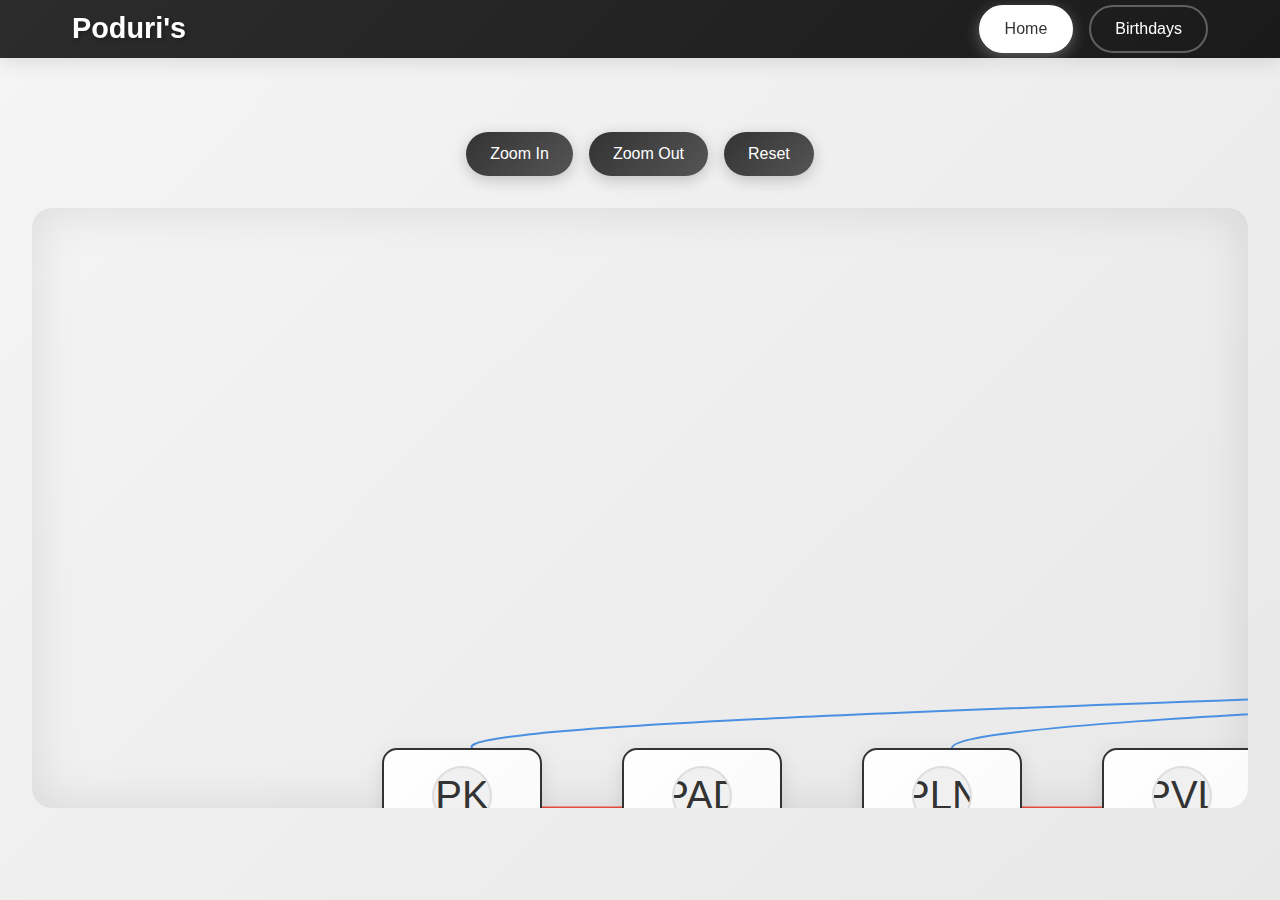
<file: index.html>
<!DOCTYPE html>
<html lang="en">
  <head>
    <meta charset="UTF-8" />
    <meta name="viewport" content="width=device-width, initial-scale=1.0" />
    <title>Poduri's</title>
    <link rel="stylesheet" href="style.css" />
  </head>
  <body>
    <!-- Navigation -->
    <nav class="navbar">
      <div class="nav-container">
        <h1 class="nav-logo">Poduri's</h1>
        <div class="nav-menu">
          <button class="nav-btn active" data-tab="home">Home</button>
          <button class="nav-btn" data-tab="birthdays">Birthdays</button>
        </div>
      </div>
    </nav>

    <!-- Home Page -->
    <div id="home" class="tab-content active">
      <!-- Today's Birthdays -->
      <div id="today-birthdays" class="today-section">
        <h2>Today's Birthdays 🎉</h2>
        <div id="birthday-cards" class="birthday-cards"></div>
      </div>

      <!-- Family Tree Controls -->
      <div class="tree-controls">
        <button id="zoom-in" class="control-btn">Zoom In</button>
        <button id="zoom-out" class="control-btn">Zoom Out</button>
        <button id="reset-zoom" class="control-btn">Reset</button>
      </div>

      <!-- Family Tree Container -->
      <div id="tree-container" class="tree-container">
        <svg id="tree-svg" class="tree-svg"></svg>
        <div id="tree-members" class="tree-members"></div>
      </div>
    </div>

    <!-- Birthdays Page -->
    <div id="birthdays" class="tab-content">
      <div class="calendar-container">
        <h2>Birthday Calendar</h2>
        <div id="calendar-grid" class="calendar-grid"></div>
      </div>
    </div>

    <!-- Member Detail Modal -->
    <div id="member-modal" class="modal">
      <div class="modal-content">
        <span class="close">&times;</span>
        <div id="modal-body"></div>
      </div>
    </div>

    <script>
      // Family data
      const familyData = {
        family: [
          {
            id: 1,
            name: "Poduri Appanna",
            birthDate: "",
            deathDate: "",
            gender: "male",
            parentId: null,
            spouseId: 2,
            generation: 1,
            avatar: "PA",
          },
          {
            id: 2,
            name: "Poduri Parvati",
            birthDate: "",
            deathDate: null,
            gender: "female",
            parentId: null,
            spouseId: 1,
            generation: 1,
            avatar: "PP",
          },
          {
            id: 3,
            name: "Poduri Shesharao",
            birthDate: "",
            deathDate: null,
            gender: "male",
            parentId: 1,
            spouseId: 4,
            generation: 2,
            avatar: "PS",
          },
          {
            id: 4,
            name: "Poduri Nagamani",
            birthDate: "",
            deathDate: null,
            gender: "female",
            parentId: null,
            spouseId: 3,
            generation: 2,
            avatar: "PN",
          },
          {
            id: 5,
            name: "Poduri Satyanarayana",
            birthDate: "",
            deathDate: null,
            gender: "male",
            parentId: 1,
            spouseId: 6,
            generation: 2,
            avatar: "PS",
          },
          {
            id: 6,
            name: "Poduri kameswari",
            birthDate: "",
            deathDate: null,
            gender: "female",
            parentId: null,
            spouseId: 5,
            generation: 2,
            avatar: "PK",
          },
          {
            id: 7,
            name: "Poduri Bhaskara Rao",
            birthDate: "",
            deathDate: null,
            gender: "male",
            parentId: 1,
            spouseId: 8,
            generation: 2,
            avatar: "PB",
          },
          {
            id: 8,
            name: "Poduri Jaya Kumari",
            birthDate: "",
            deathDate: null,
            gender: "female",
            parentId: null,
            spouseId: 7,
            generation: 2,
            avatar: "PJK",
          },
          {
            id: 9,
            name: "Poduri Venkateswara Rao",
            birthDate: "",
            deathDate: null,
            gender: "male",
            parentId: 1,
            spouseId: 10,
            generation: 2,
            avatar: "PVR",
          },
          {
            id: 10,
            name: "Poduri Anantha Lakshmi",
            birthDate: "",
            deathDate: null,
            gender: "female",
            parentId: null,
            spouseId: 9,
            generation: 2,
            avatar: "PAL",
          },
          {
            id: 11,
            name: "Poduri Rama Krishna",
            birthDate: "1964-11-12",
            deathDate: null,
            gender: "male",
            parentId: 3,
            spouseId: 12,
            generation: 3,
            avatar: "PK",
          },
          {
            id: 12,
            name: "Poduri Anjali Devi",
            birthDate: "1969-08-11",
            deathDate: null,
            gender: "female",
            parentId: null,
            spouseId: 11,
            generation: 3,
            avatar: "PAD",
          },
          {
            id: 13,
            name: "Poduri Lakshmi Narayana",
            birthDate: "1973-09-19",
            deathDate: null,
            gender: "male",
            parentId: 3,
            spouseId: 14,
            generation: 3,
            avatar: "PLN",
          },
          {
            id: 14,
            name: "Poduri Venkata Lakshmi",
            birthDate: "1982-05-25",
            deathDate: null,
            gender: "female",
            parentId: null,
            spouseId: 13,
            generation: 3,
            avatar: "PVL",
          },
          {
            id: 15,
            name: "Poduri Veera Venkata Mallikarjuna Rao",
            birthDate: "",
            deathDate: null,
            gender: "male",
            parentId: 3,
            spouseId: 16,
            generation: 3,
            avatar: "PM",
          },
          {
            id: 16,
            name: "Poduri Vijaya Lakshmi",
            birthDate: "",
            deathDate: null,
            gender: "female",
            parentId: null,
            spouseId: 15,
            generation: 3,
            avatar: "PVL",
          },
          {
            id: 17,
            name: "Poduri Prasad",
            birthDate: "",
            deathDate: null,
            gender: "male",
            parentId: 5,
            spouseId: 18,
            generation: 3,
            avatar: "PS",
          },
          {
            id: 18,
            name: "Poduri Vara Lakshmi",
            birthDate: "",
            deathDate: null,
            gender: "female",
            parentId: null,
            spouseId: 17,
            generation: 3,
            avatar: "PM",
          },
          {
            id: 19,
            name: "Poduri Appaji",
            birthDate: "",
            deathDate: null,
            gender: "male",
            parentId: 5,
            spouseId: 20,
            generation: 3,
            avatar: "PA",
          },
          {
            id: 20,
            name: "Poduri Naga Maha Lakshmi",
            birthDate: "",
            deathDate: null,
            gender: "male",
            parentId: null,
            spouseId: 19,
            generation: 3,
            avatar: "PNML",
          },
          {
            id: 21,
            name: "Poduri Venkata Surya Prakash Rao",
            birthDate: "1977-12-07",
            deathDate: null,
            gender: "male",
            parentId: 5,
            spouseId: 22,
            generation: 3,
            avatar: "PVSPR",
          },
          {
            id: 22,
            name: "Poduri Satya Devi",
            birthDate: "1984-06-24",
            deathDate: null,
            gender: "female",
            parentId: null,
            spouseId: 21,
            generation: 3,
            avatar: "PSD",
          },
          {
            id: 23,
            name: "Poduri Siva Prasad",
            birthDate: "",
            deathDate: null,
            gender: "male",
            parentId: 7,
            spouseId: 24,
            generation: 3,
            avatar: "PSP",
          },
          {
            id: 24,
            name: "Poduri Jaya Lakshmi",
            birthDate: "",
            deathDate: null,
            gender: "female",
            parentId: null,
            spouseId: 23,
            generation: 3,
            avatar: "PJL",
          },
          {
            id: 25,
            name: "Poduri Mohan",
            birthDate: "",
            deathDate: null,
            gender: "male",
            parentId: 7,
            spouseId: 26,
            generation: 3,
            avatar: "PM",
          },
          {
            id: 26,
            name: "Poduri Lakshmi",
            birthDate: "",
            deathDate: null,
            gender: "female",
            parentId: null,
            spouseId: 25,
            generation: 3,
            avatar: "PL",
          },
          {
            id: 27,
            name: "Poduri Appaji",
            birthDate: "",
            deathDate: null,
            gender: "male",
            parentId: 9,
            spouseId: 28,
            generation: 3,
            avatar: "PA",
          },
          {
            id: 28,
            name: "Poduri Venkata Lakshmi",
            birthDate: "",
            deathDate: null,
            gender: "female",
            parentId: null,
            spouseId: 27,
            generation: 3,
            avatar: "PVL",
          },
          {
            id: 29,
            name: "Poduri Kali",
            birthDate: "",
            deathDate: null,
            gender: "male",
            parentId: 9,
            spouseId: 30,
            generation: 3,
            avatar: "PK",
          },
          {
            id: 30,
            name: "Poduri Lavanya",
            birthDate: "",
            deathDate: null,
            gender: "female",
            parentId: null,
            spouseId: 29,
            generation: 3,
            avatar: "PM",
          },
          {
            id: 31,
            name: "Poduri Maruti",
            birthDate: "1981-10-09",
            deathDate: null,
            gender: "male",
            parentId: 9,
            spouseId: 32,
            generation: 3,
            avatar: "PM",
          },
          {
            id: 32,
            name: "Poduri Bharathi Devi",
            birthDate: "1987-06-23",
            deathDate: null,
            gender: "female",
            parentId: null,
            spouseId: 31,
            generation: 3,
            avatar: "PBV",
          },
          {
            id: 33,
            name: "Poduri Lakshmi",
            birthDate: "1991-03-06",
            deathDate: null,
            gender: "male",
            parentId: 11,
            spouseId: null,
            generation: 4,
            avatar: "PL",
          },
          {
            id: 34,
            name: "Poduri Kumari",
            birthDate: "1989-01-20",
            deathDate: null,
            gender: "female",
            parentId: 11,
            spouseId: null,
            generation: 4,
            avatar: "PK",
          },
          {
            id: 35,
            name: "Poduri Seshu Kumar",
            birthDate: "1993-02-01",
            deathDate: null,
            gender: "male",
            parentId: 11,
            spouseId: 36,
            generation: 4,
            avatar: "PM",
          },
          {
            id: 36,
            name: "Poduri Pavani",
            birthDate: "1997-01-01",
            deathDate: null,
            gender: "female",
            parentId: null,
            spouseId: 35,
            generation: 4,
            avatar: "PM",
          },
          {
            id: 37,
            name: "Poduri Mounika",
            birthDate: "1999-06-28",
            deathDate: null,
            gender: "female",
            parentId: 13,
            spouseId: null,
            generation: 4,
            avatar: "PM",
          },
          {
            id: 38,
            name: "Poduri Sai Lakshmi",
            birthDate: "2002-02-06",
            deathDate: null,
            gender: "female",
            parentId: 13,
            spouseId: null,
            generation: 4,
            avatar: "PC",
          },
          {
            id: 39,
            name: "Poduri Sravani",
            birthDate: "",
            deathDate: null,
            gender: "female",
            parentId: 15,
            spouseId: null,
            generation: 4,
            avatar: "PS",
          },
          {
            id: 40,
            name: "Poduri Durga Devi",
            birthDate: "",
            deathDate: null,
            gender: "female",
            parentId: 15,
            spouseId: null,
            generation: 4,
            avatar: "PDD",
          },
          {
            id: 41,
            name: "Poduri Kala",
            birthDate: "",
            deathDate: null,
            gender: "female",
            parentId: 17,
            spouseId: null,
            generation: 4,
            avatar: "PK",
          },
          {
            id: 42,
            name: "Poduri Raja Mouli",
            birthDate: "2004-06-13",
            deathDate: null,
            gender: "male",
            parentId: 17,
            spouseId: null,
            generation: 4,
            avatar: "PRM",
          },
          {
            id: 43,
            name: "Poduri Manikanta",
            birthDate: "",
            deathDate: null,
            gender: "male",
            parentId: 19,
            spouseId: null,
            generation: 4,
            avatar: "PM",
          },
          {
            id: 44,
            name: "Poduri Satya Prakash",
            birthDate: "2004-09-24",
            deathDate: null,
            gender: "male",
            parentId: 19,
            spouseId: null,
            generation: 4,
            avatar: "PSP",
          },
          {
            id: 45,
            name: "Poduri Yuvaraj Durga Pavan",
            birthDate: "2004-11-15",
            deathDate: null,
            gender: "male",
            parentId: 21,
            spouseId: null,
            generation: 4,
            avatar: "PYDP",
          },
          {
            id: 46,
            name: "Poduri Hari Satyanarayana Murthy",
            birthDate: "2007-01-31",
            deathDate: null,
            gender: "male",
            parentId: 21,
            spouseId: null,
            generation: 4,
            avatar: "PHSM",
          },
          {
            id: 47,
            name: "Poduri Tharuni",
            birthDate: "",
            deathDate: null,
            gender: "female",
            parentId: 23,
            spouseId: null,
            generation: 4,
            avatar: "PT",
          },
          {
            id: 48,
            name: "Poduri Kesava",
            birthDate: "",
            deathDate: null,
            gender: "female",
            parentId: 23,
            spouseId: null,
            generation: 4,
            avatar: "PK",
          },
          {
            id: 49,
            name: "Poduri Sahiti",
            birthDate: "",
            deathDate: null,
            gender: "female",
            parentId: 25,
            spouseId: null,
            generation: 4,
            avatar: "PS",
          },
          {
            id: 50,
            name: "Poduri Yaswanth",
            birthDate: "",
            deathDate: null,
            gender: "male",
            parentId: 25,
            spouseId: null,
            generation: 4,
            avatar: "PY",
          },
          {
            id: 51,
            name: "Poduri Vinay",
            birthDate: "",
            deathDate: null,
            gender: "male",
            parentId: 27,
            spouseId: null,
            generation: 4,
            avatar: "PV",
          },
          {
            id: 52,
            name: "Poduri Kasi Viswanath",
            birthDate: "",
            deathDate: null,
            gender: "male",
            parentId: 27,
            spouseId: null,
            generation: 4,
            avatar: "PKV",
          },
          {
            id: 53,
            name: "Poduri Meghana",
            birthDate: "2015-03-05",
            deathDate: null,
            gender: "female",
            parentId: 29,
            spouseId: null,
            generation: 4,
            avatar: "",
          },
          {
            id: 54,
            name: "Poduri Abhi",
            birthDate: "2013-07-07",
            deathDate: null,
            gender: "male",
            parentId: 29,
            spouseId: null,
            generation: 4,
            avatar: "PA",
          },
          {
            id: 55,
            name: "Poduri Jahnavi",
            birthDate: "2013-12-6",
            deathDate: null,
            gender: "female",
            parentId: 31,
            spouseId: null,
            generation: 4,
            avatar: "PJ",
          },
          {
            id: 56,
            name: "Poduri Pujya",
            birthDate: "2019-03-22",
            deathDate: null,
            gender: "female",
            parentId: 35,
            spouseId: null,
            generation: 5,
            avatar: "PP",
          },
          {
            id: 57,
            name: "Poduri Chanya",
            birthDate: "2023-08-12",
            deathDate: null,
            gender: "female",
            parentId: 35,
            spouseId: null,
            generation: 5,
            avatar: "",
          },
        ],
      };

      // Global variables
      let zoomLevel = 1;
      let panX = 0,
        panY = 0;
      let isDragging = false;
      let dragStart = { x: 0, y: 0 };
      let treeWidth = 0;
      let treeHeight = 0;

      // Initialize app
      document.addEventListener("DOMContentLoaded", function () {
        initializeNavigation();
        renderFamilyTree();
        renderBirthdayCalendar();
        checkTodaysBirthdays();
        initializeTreeControls();
        initializeModal();
      });

      // Navigation
      function initializeNavigation() {
        const navBtns = document.querySelectorAll(".nav-btn");
        const tabs = document.querySelectorAll(".tab-content");

        navBtns.forEach((btn) => {
          btn.addEventListener("click", () => {
            const targetTab = btn.dataset.tab;

            navBtns.forEach((b) => b.classList.remove("active"));
            tabs.forEach((t) => t.classList.remove("active"));

            btn.classList.add("active");
            document.getElementById(targetTab).classList.add("active");
          });
        });
      }

      // Calculate age
      function calculateAge(birthDate, deathDate = null) {
        const birth = new Date(birthDate);
        const today = deathDate ? new Date(deathDate) : new Date();
        return (
          today.getFullYear() -
          birth.getFullYear() -
          (today <
          new Date(today.getFullYear(), birth.getMonth(), birth.getDate())
            ? 1
            : 0)
        );
      }

      // Get display text for member
      function getMemberDisplayText(member) {
        if (member.deathDate) {
          const birthYear = new Date(member.birthDate).getFullYear();
          const deathYear = new Date(member.deathDate).getFullYear();
          return `${birthYear} - ${deathYear}`;
        }
        return `Age ${calculateAge(member.birthDate)}`;
      }

      // Render family tree
      function renderFamilyTree() {
        const container = document.getElementById("tree-members");
        const svg = document.getElementById("tree-svg");

        container.innerHTML = "";
        svg.innerHTML = "";

        // Group members by generation
        const generations = {};
        familyData.family.forEach((member) => {
          if (!generations[member.generation]) {
            generations[member.generation] = [];
          }
          generations[member.generation].push(member);
        });

        // Calculate dynamic dimensions based on family size
        const generationHeight = 220;
        const memberWidth = 180;
        const memberSpacing = 240;

        // Find the generation with the most members to determine tree width
        const maxMembersInGeneration = Math.max(
          ...Object.values(generations).map((gen) => gen.length)
        );
        treeWidth = Math.max(
          1200,
          maxMembersInGeneration * memberSpacing + 400
        );
        treeHeight = Math.max(
          800,
          Object.keys(generations).length * generationHeight + 200
        );

        // Position members
        const positions = {};
        const sortedGenerations = Object.keys(generations).sort(
          (a, b) => parseInt(a) - parseInt(b)
        );

        sortedGenerations.forEach((gen) => {
          const genMembers = generations[gen];
          const startX =
            (treeWidth - (genMembers.length - 1) * memberSpacing) / 2 -
            memberWidth / 2;

          genMembers.forEach((member, index) => {
            positions[member.id] = {
              x: startX + index * memberSpacing,
              y: (parseInt(gen) - 1) * generationHeight + 100,
              member: member,
            };
          });
        });

        // Create member cards
        Object.values(positions).forEach((pos) => {
          const memberCard = createMemberCard(pos.member);
          memberCard.style.left = `${pos.x}px`;
          memberCard.style.top = `${pos.y}px`;
          memberCard.style.position = "absolute";
          container.appendChild(memberCard);
        });

        // Set container and SVG dimensions
        container.style.width = `${treeWidth}px`;
        container.style.height = `${treeHeight}px`;
        container.style.position = "relative";

        svg.style.width = `${treeWidth}px`;
        svg.style.height = `${treeHeight}px`;
        svg.style.position = "absolute";
        svg.style.top = "0";
        svg.style.left = "0";
        svg.style.pointerEvents = "none";
        svg.setAttribute("width", treeWidth);
        svg.setAttribute("height", treeHeight);

        // Draw connections
        drawConnections(svg, positions);

        // Enable panning
        enablePanning();
      }

      // Create member card
      // Draw connections between family members
      function drawConnections(svg, positions) {
        // Clear existing connections
        svg.innerHTML = "";

        const childrenByParent = {};
        familyData.family.forEach((member) => {
          if (member.parentId) {
            if (!childrenByParent[member.parentId]) {
              childrenByParent[member.parentId] = [];
            }
            childrenByParent[member.parentId].push(member);
          }
        });

        // Draw parent-child connections
        familyData.family.forEach((member) => {
          if (
            member.parentId &&
            positions[member.parentId] &&
            positions[member.id]
          ) {
            const parentPos = positions[member.parentId];
            const childPos = positions[member.id];

            const startX = parentPos.x + 90; // Center of parent card
            const startY = parentPos.y + 120; // Bottom of parent card
            const endX = childPos.x + 90; // Center of child card
            const endY = childPos.y; // Top of child card

            const siblings = childrenByParent[member.parentId];
            const childIndex = siblings.findIndex(
              (child) => child.id === member.id
            );
            const totalSiblings = siblings.length;

            // Offset value spreads the curves horizontally
            const curveOffset = (childIndex - (totalSiblings - 1) / 2) * 30;

            // Bezier control points for a smoother, spread-out curve
            const controlPoint1X = startX + curveOffset;
            const controlPoint1Y = startY + 40;
            const controlPoint2X = endX + curveOffset;
            const controlPoint2Y = endY - 40;

            const path = document.createElementNS(
              "http://www.w3.org/2000/svg",
              "path"
            );
            const pathData = `M ${startX} ${startY} C ${controlPoint1X} ${controlPoint1Y}, ${controlPoint2X} ${controlPoint2Y}, ${endX} ${endY}`;

            path.setAttribute("d", pathData);
            path.setAttribute("stroke", "#4a90e2");
            path.setAttribute("stroke-width", "2");
            path.setAttribute("fill", "none");
            path.setAttribute("stroke-linecap", "round");
            path.classList.add("connection-line");

            svg.appendChild(path);
          }
        });

        // Draw spouse connections
        const processedSpouses = new Set();

        familyData.family.forEach((member) => {
          if (
            member.spouseId &&
            positions[member.spouseId] &&
            positions[member.id]
          ) {
            const spouseKey = [member.id, member.spouseId].sort().join("-");

            if (!processedSpouses.has(spouseKey)) {
              processedSpouses.add(spouseKey);

              const pos1 = positions[member.id];
              const pos2 = positions[member.spouseId];

              const line = document.createElementNS(
                "http://www.w3.org/2000/svg",
                "line"
              );
              line.setAttribute("x1", pos1.x + 90);
              line.setAttribute("y1", pos1.y + 60);
              line.setAttribute("x2", pos2.x + 90);
              line.setAttribute("y2", pos2.y + 60);
              line.setAttribute("stroke", "#e74c3c");
              line.setAttribute("stroke-width", "3");
              line.setAttribute("stroke-linecap", "round");
              line.classList.add("spouse-line");

              svg.appendChild(line);
            }
          }
        });
      }

      // Create member card with image support
      function createMemberCard(member) {
        const card = document.createElement("div");
        card.className = "member-card";
        card.onclick = () => showMemberDetails(member);

        const avatar = document.createElement("div");
        avatar.className = "member-avatar";

        // Check if avatar is a URL (contains http/https) or text
        if (
          member.avatar &&
          (member.avatar.startsWith("http://") ||
            member.avatar.startsWith("https://"))
        ) {
          const img = document.createElement("img");
          img.src = member.avatar;
          img.alt = member.name;
          img.style.width = "100%";
          img.style.height = "100%";
          img.style.objectFit = "cover";
          img.style.borderRadius = "50%";
          avatar.appendChild(img);
        } else {
          avatar.textContent = member.avatar || "👤";
        }

        const name = document.createElement("div");
        name.className = "member-name";
        name.textContent = member.name;

        const info = document.createElement("div");
        info.className = "member-info";
        info.textContent = getMemberDisplayText(member);

        card.appendChild(avatar);
        card.appendChild(name);
        card.appendChild(info);

        return card;
      }

      // CSS for avatar images
      function initializeTreeControls() {
        document.getElementById("zoom-in").onclick = () => {
          zoomLevel *= 1.2;
          applyTransform();
        };

        document.getElementById("zoom-out").onclick = () => {
          zoomLevel /= 1.2;
          applyTransform();
        };

        document.getElementById("reset-zoom").onclick = () => {
          zoomLevel = 1;
          panX = 0;
          panY = 0;
          applyTransform();
        };
      }

      // Enable panning and mobile touch support
      function enablePanning() {
        const container = document.getElementById("tree-container");
        let touches = [];
        let lastDistance = 0;
        let lastCenter = { x: 0, y: 0 };
        let velocity = { x: 0, y: 0 };
        let lastMoveTime = 0;
        let lastPosition = { x: 0, y: 0 };

        // Mouse events for desktop
        container.addEventListener("mousedown", (e) => {
          // Don't start panning if clicking on a member card
          if (e.target.closest(".member-card")) {
            return;
          }

          isDragging = true;
          dragStart = { x: e.clientX - panX, y: e.clientY - panY };
          lastPosition = { x: e.clientX, y: e.clientY };
          lastMoveTime = Date.now();
          velocity = { x: 0, y: 0 };
          container.style.cursor = "grabbing";
          container.classList.add("dragging");
          e.preventDefault();
        });

        container.addEventListener("mousemove", (e) => {
          if (isDragging) {
            const currentTime = Date.now();
            const deltaTime = currentTime - lastMoveTime;

            if (deltaTime > 0) {
              velocity.x = (e.clientX - lastPosition.x) / deltaTime;
              velocity.y = (e.clientY - lastPosition.y) / deltaTime;
            }

            panX = e.clientX - dragStart.x;
            panY = e.clientY - dragStart.y;

            lastPosition = { x: e.clientX, y: e.clientY };
            lastMoveTime = currentTime;

            applyTransform();
          }
        });

        container.addEventListener("mouseup", () => {
          isDragging = false;
          container.style.cursor = "grab";
          container.classList.remove("dragging");

          // Add momentum scrolling for smooth feel
          if (Math.abs(velocity.x) > 0.1 || Math.abs(velocity.y) > 0.1) {
            addMomentum();
          }
        });

        container.addEventListener("mouseleave", () => {
          isDragging = false;
          container.style.cursor = "grab";
          container.classList.remove("dragging");
        });

        container.addEventListener("wheel", (e) => {
          e.preventDefault();
          const delta = e.deltaY > 0 ? 0.9 : 1.1;
          const rect = container.getBoundingClientRect();
          const mouseX = e.clientX - rect.left;
          const mouseY = e.clientY - rect.top;

          // Zoom towards mouse position
          const oldZoom = zoomLevel;
          zoomLevel *= delta;

          // Limit zoom levels
          zoomLevel = Math.max(0.1, Math.min(5, zoomLevel));

          // Adjust pan to zoom towards mouse
          panX = mouseX - (mouseX - panX) * (zoomLevel / oldZoom);
          panY = mouseY - (mouseY - panY) * (zoomLevel / oldZoom);

          applyTransform();
        });

        // Touch events for mobile
        container.addEventListener("touchstart", (e) => {
          e.preventDefault();
          touches = Array.from(e.touches);

          if (touches.length === 1) {
            // Single touch - start panning
            if (!e.target.closest(".member-card")) {
              isDragging = true;
              dragStart = {
                x: touches[0].clientX - panX,
                y: touches[0].clientY - panY,
              };
              lastPosition = { x: touches[0].clientX, y: touches[0].clientY };
              lastMoveTime = Date.now();
              velocity = { x: 0, y: 0 };
              container.classList.add("dragging");
            }
          } else if (touches.length === 2) {
            // Two touches - prepare for pinch zoom
            isDragging = false;
            container.classList.remove("dragging");
            const rect = container.getBoundingClientRect();

            // Calculate distance between touches
            const dx = touches[1].clientX - touches[0].clientX;
            const dy = touches[1].clientY - touches[0].clientY;
            lastDistance = Math.sqrt(dx * dx + dy * dy);

            // Calculate center point between touches
            lastCenter = {
              x: (touches[0].clientX + touches[1].clientX) / 2 - rect.left,
              y: (touches[0].clientY + touches[1].clientY) / 2 - rect.top,
            };
          }
        });

        container.addEventListener("touchmove", (e) => {
          e.preventDefault();
          touches = Array.from(e.touches);

          if (touches.length === 1 && isDragging) {
            // Single touch panning (works in all directions)
            const currentTime = Date.now();
            const deltaTime = currentTime - lastMoveTime;

            if (deltaTime > 0) {
              velocity.x = (touches[0].clientX - lastPosition.x) / deltaTime;
              velocity.y = (touches[0].clientY - lastPosition.y) / deltaTime;
            }

            panX = touches[0].clientX - dragStart.x;
            panY = touches[0].clientY - dragStart.y;

            lastPosition = { x: touches[0].clientX, y: touches[0].clientY };
            lastMoveTime = currentTime;

            applyTransform();
          } else if (touches.length === 2) {
            // Two touch pinch zoom
            const rect = container.getBoundingClientRect();

            // Calculate new distance and center
            const dx = touches[1].clientX - touches[0].clientX;
            const dy = touches[1].clientY - touches[0].clientY;
            const newDistance = Math.sqrt(dx * dx + dy * dy);

            const newCenter = {
              x: (touches[0].clientX + touches[1].clientX) / 2 - rect.left,
              y: (touches[0].clientY + touches[1].clientY) / 2 - rect.top,
            };

            if (lastDistance > 0) {
              // Calculate zoom factor
              const zoomFactor = newDistance / lastDistance;
              const oldZoom = zoomLevel;
              zoomLevel *= zoomFactor;

              // Limit zoom levels
              zoomLevel = Math.max(0.1, Math.min(5, zoomLevel));

              // Adjust pan to zoom towards center of pinch
              panX = newCenter.x - (newCenter.x - panX) * (zoomLevel / oldZoom);
              panY = newCenter.y - (newCenter.y - panY) * (zoomLevel / oldZoom);

              // Handle center movement (combined pan + zoom)
              const centerDx = newCenter.x - lastCenter.x;
              const centerDy = newCenter.y - lastCenter.y;
              panX += centerDx;
              panY += centerDy;

              applyTransform();
            }

            lastDistance = newDistance;
            lastCenter = newCenter;
          }
        });

        container.addEventListener("touchend", (e) => {
          e.preventDefault();
          touches = Array.from(e.touches);

          if (touches.length === 0) {
            isDragging = false;
            container.classList.remove("dragging");
            lastDistance = 0;

            // Add momentum scrolling for mobile
            if (Math.abs(velocity.x) > 0.1 || Math.abs(velocity.y) > 0.1) {
              addMomentum();
            }
          } else if (touches.length === 1) {
            // Switched from two touches to one - restart single touch
            isDragging = true;
            dragStart = {
              x: touches[0].clientX - panX,
              y: touches[0].clientY - panY,
            };
            lastPosition = { x: touches[0].clientX, y: touches[0].clientY };
            lastMoveTime = Date.now();
            velocity = { x: 0, y: 0 };
            container.classList.add("dragging");
            lastDistance = 0;
          }
        });

        // Prevent default touch behaviors that might interfere
        container.addEventListener("touchcancel", (e) => {
          e.preventDefault();
          isDragging = false;
          container.classList.remove("dragging");
          lastDistance = 0;
          touches = [];
        });

        // Add momentum scrolling function
        function addMomentum() {
          const friction = 0.95;
          const minVelocity = 0.01;

          function animate() {
            velocity.x *= friction;
            velocity.y *= friction;

            if (
              Math.abs(velocity.x) > minVelocity ||
              Math.abs(velocity.y) > minVelocity
            ) {
              panX += velocity.x * 16; // 16ms frame time
              panY += velocity.y * 16;
              applyTransform();
              requestAnimationFrame(animate);
            }
          }

          requestAnimationFrame(animate);
        }

        // Keyboard navigation for accessibility
        container.addEventListener("keydown", (e) => {
          if (container.matches(":focus")) {
            const step = 50;
            switch (e.key) {
              case "ArrowLeft":
                panX += step;
                applyTransform();
                e.preventDefault();
                break;
              case "ArrowRight":
                panX -= step;
                applyTransform();
                e.preventDefault();
                break;
              case "ArrowUp":
                panY += step;
                applyTransform();
                e.preventDefault();
                break;
              case "ArrowDown":
                panY -= step;
                applyTransform();
                e.preventDefault();
                break;
              case "+":
              case "=":
                zoomLevel *= 1.2;
                applyTransform();
                e.preventDefault();
                break;
              case "-":
                zoomLevel /= 1.2;
                applyTransform();
                e.preventDefault();
                break;
            }
          }
        });

        // Set initial cursor and properties
        container.style.cursor = "grab";
        container.style.touchAction = "none";
        container.tabIndex = 0; // Make focusable for keyboard navigation
      }

      // Apply transform
      function applyTransform() {
        const treeMembers = document.getElementById("tree-members");
        const treeSvg = document.getElementById("tree-svg");

        const transform = `translate(${panX}px, ${panY}px) scale(${zoomLevel})`;
        treeMembers.style.transform = transform;
        treeSvg.style.transform = transform;

        // Update transform origin for better scaling
        treeMembers.style.transformOrigin = "0 0";
        treeSvg.style.transformOrigin = "0 0";
      }

      // Check today's birthdays
      function checkTodaysBirthdays() {
        const today = new Date();
        const todayStr = `${String(today.getMonth() + 1).padStart(
          2,
          "0"
        )}-${String(today.getDate()).padStart(2, "0")}`;

        const birthdayMembers = familyData.family.filter((member) => {
          const birthDate = new Date(member.birthDate);
          const birthStr = `${String(birthDate.getMonth() + 1).padStart(
            2,
            "0"
          )}-${String(birthDate.getDate()).padStart(2, "0")}`;
          return birthStr === todayStr && !member.deathDate;
        });

        const container = document.getElementById("birthday-cards");
        container.innerHTML = "";

        if (birthdayMembers.length > 0) {
          document.getElementById("today-birthdays").style.display = "block";
          birthdayMembers.forEach((member, index) => {
            const card = createBirthdayCard(member);
            card.style.animationDelay = `${index * 0.2}s`;
            container.appendChild(card);
          });
        } else {
          document.getElementById("today-birthdays").style.display = "none";
        }
      }

      // Create birthday card
      function createBirthdayCard(member) {
        const card = document.createElement("div");
        card.className = "birthday-card";
        card.onclick = () => showMemberDetails(member);

        card.innerHTML = `
    <div class="birthday-avatar">${member.avatar}</div>
    <div class="birthday-info">
        <h3>${member.name}</h3>
        <p>Turns ${calculateAge(member.birthDate) + 1} today!</p>
    </div>
  `;

        return card;
      }

      // Render birthday calendar
      function renderBirthdayCalendar() {
        const container = document.getElementById("calendar-grid");
        container.innerHTML = "";

        // Create calendar for current year
        const currentYear = new Date().getFullYear();
        const today = new Date();
        const currentMonth = today.getMonth();
        const currentDay = today.getDate();

        const months = [
          "January",
          "February",
          "March",
          "April",
          "May",
          "June",
          "July",
          "August",
          "September",
          "October",
          "November",
          "December",
        ];

        months.forEach((month, monthIndex) => {
          const monthContainer = document.createElement("div");
          monthContainer.className = "calendar-month";

          const monthHeader = document.createElement("h3");
          monthHeader.textContent = month;
          monthContainer.appendChild(monthHeader);

          const daysGrid = document.createElement("div");
          daysGrid.className = "days-grid";

          const daysInMonth = new Date(
            currentYear,
            monthIndex + 1,
            0
          ).getDate();

          for (let day = 1; day <= daysInMonth; day++) {
            const dayElement = document.createElement("div");
            dayElement.className = "calendar-day";
            dayElement.textContent = day;

            // Check if this is today's date
            if (monthIndex === currentMonth && day === currentDay) {
              dayElement.classList.add("current-day");
            }

            // Check for birthdays on this date
            const dateStr = `${currentYear}-${String(monthIndex + 1).padStart(
              2,
              "0"
            )}-${String(day).padStart(2, "0")}`;
            const birthdaysOnDate = familyData.family.filter((member) => {
              const birthDate = new Date(member.birthDate);
              return (
                birthDate.getMonth() === monthIndex &&
                birthDate.getDate() === day
              );
            });

            if (birthdaysOnDate.length > 0) {
              dayElement.classList.add("has-birthday");
              dayElement.onclick = () =>
                showBirthdayDetails(birthdaysOnDate, `${month} ${day}`);
            }

            daysGrid.appendChild(dayElement);
          }

          monthContainer.appendChild(daysGrid);
          container.appendChild(monthContainer);
        });
      }

      // Show member details modal
      function showMemberDetails(member) {
        const modal = document.getElementById("member-modal");
        const modalBody = document.getElementById("modal-body");

        const age = member.deathDate
          ? `Lived ${calculateAge(member.birthDate, member.deathDate)} years`
          : `Age ${calculateAge(member.birthDate)}`;

        // Get father (via parentId) and mother (parentId + 1)
        const father = familyData.family.find((m) => m.id === member.parentId);
        const mother = member.parentId
          ? familyData.family.find((m) => m.id === member.parentId + 1)
          : null;

        // Get children (anyone who has this member's id as their parentId)
        const children = familyData.family.filter(
          (m) => m.parentId === member.id
        );

        // Add only if father exists
        let familyInfo = "";
        if (father) {
          familyInfo += `<p style="margin: 10px 0;"><strong>Father:</strong> ${father.name}</p>`;
          if (mother) {
            familyInfo += `<p style="margin: 10px 0;"><strong>Mother:</strong> ${mother.name}</p>`;
          }
        }

        if (children.length > 0) {
          const childrenNames = children.map((child) => child.name).join(", ");
          familyInfo += `<p style="margin: 10px 0;"><strong>Children:</strong> ${childrenNames}</p>`;
        }

        modalBody.innerHTML = `
    <div style="display: flex; gap: 20px; align-items: flex-start;">
      <div style="flex-shrink: 0;">
        <img src="${member.avatar}"
        }" style="width: 100px; height: 100px; object-fit: cover; border-radius: 8px;">
      </div>
      <div style="flex: 1;">
        <h2 style="margin: 0 0 10px 0;">${member.name}</h2>
        <p style="margin: 10px 0;"><strong>Born:</strong> ${new Date(
          member.birthDate
        ).toLocaleDateString()}</p>
        ${
          member.deathDate
            ? `<p style="margin: 10px 0;"><strong>Died:</strong> ${new Date(
                member.deathDate
              ).toLocaleDateString()}</p>`
            : ""
        }
        <p style="margin: 10px 0;"><strong>${
          member.deathDate ? "Lived" : "Age"
        }:</strong> ${age}</p>
        <p style="margin: 10px 0;"><strong>Generation:</strong> ${
          member.generation
        }</p>
        ${familyInfo}
      </div>
    </div>
  `;

        modal.style.display = "block";
        modal.classList.add("show");
      }

      // Show birthday details
      function showBirthdayDetails(members, date) {
        const modal = document.getElementById("member-modal");
        const modalBody = document.getElementById("modal-body");

        let content = `<h2>Birthdays on ${date}</h2>`;
        const today = new Date();

        members.forEach((member) => {
          let ageText = "";

          if (member.deathDate) {
            ageText = `Would be ${calculateAge(member.birthDate)} years old`;
          } else {
            const birthDate = new Date(member.birthDate);
            const birthdayThisYear = new Date(
              today.getFullYear(),
              birthDate.getMonth(),
              birthDate.getDate()
            );

            const currentAge = calculateAge(member.birthDate);

            if (birthdayThisYear < today) {
              // Birthday has already passed this year
              ageText = `Will turn ${currentAge + 1} next year`;
            } else {
              // Birthday is upcoming or today
              ageText = `Turns ${currentAge + 1}`;
            }
          }

          content += `
      <div class="modal-member" style="display: flex; gap: 15px; align-items: center; margin-bottom: 15px;">
        <div class="modal-avatar" style="flex-shrink: 0; margin-top: 20px;">
          <img src="${member.avatar}" style="width: 100px; height: 100px; object-fit: cover;">
        </div>
        <div>
          <h3 style="margin: 0;">${member.name}</h3>
          <p style="margin: 5px 0 0 0;">${ageText}</p>
        </div>
      </div>
    `;
        });

        modalBody.innerHTML = content;
        modal.style.display = "block";
        modal.classList.add("show");
      }

      // Initialize modal
      function initializeModal() {
        const modal = document.getElementById("member-modal");
        const closeBtn = document.querySelector(".close");

        closeBtn.onclick = () => {
          modal.classList.remove("show");
          setTimeout(() => {
            modal.style.display = "none";
          }, 300);
        };

        window.onclick = (e) => {
          if (e.target === modal) {
            modal.classList.remove("show");
            setTimeout(() => {
              modal.style.display = "none";
            }, 300);
          }
        };
      }
    </script>

    <style>
      * {
        margin: 0;
        padding: 0;
        box-sizing: border-box;
      }

      body {
        font-family: "Arial", sans-serif;
        background: linear-gradient(135deg, #f5f5f5 0%, #e8e8e8 100%);
        color: #333;
        overflow-x: hidden;
        background-color: black;
        user-select: none;
        -webkit-user-select: none;
        -moz-user-select: none;
        -ms-user-select: none;
      }

      /* Navigation */
      .navbar {
        background: linear-gradient(135deg, #2c2c2c 0%, #1a1a1a 100%);
        box-shadow: 0 4px 20px rgba(0, 0, 0, 0.1);
        position: fixed;
        top: 0;
        left: 0;
        right: 0;
        z-index: 1000;
      }

      .nav-container {
        max-width: 1200px;
        margin: 0 auto;
        display: flex;
        justify-content: space-between;
        align-items: center;
        padding: 0 2rem;
      }

      .nav-logo {
        color: white;
        font-size: 1.8rem;
        font-weight: bold;
        text-shadow: 2px 2px 4px rgba(0, 0, 0, 0.3);
      }

      .nav-menu {
        display: flex;
        gap: 1rem;
      }

      .nav-btn {
        background: transparent;
        border: 2px solid rgba(255, 255, 255, 0.3);
        color: white;
        padding: 0.8rem 1.5rem;
        border-radius: 25px;
        cursor: pointer;
        font-size: 1rem;
        transition: all 0.3s ease;
        position: relative;
        overflow: hidden;
      }

      .nav-btn::before {
        content: "";
        position: absolute;
        top: 0;
        left: -100%;
        width: 100%;
        height: 100%;
        background: linear-gradient(
          90deg,
          transparent,
          rgba(255, 255, 255, 0.2),
          transparent
        );
        transition: left 0.5s;
      }

      .nav-btn:hover::before {
        left: 100%;
      }

      .nav-btn:hover {
        border-color: white;
        box-shadow: 0 0 20px rgba(255, 255, 255, 0.3);
        transform: translateY(-2px);
      }

      .nav-btn.active {
        background: white;
        color: #333;
        border-color: white;
        box-shadow: 0 4px 15px rgba(255, 255, 255, 0.3);
      }

      /* Tab Content */
      .tab-content {
        display: none;
        padding-top: 100px;
        min-height: 100vh;
        opacity: 0;
        transform: translateY(20px);
        transition: all 0.5s ease;
      }

      .tab-content.active {
        display: block;
        opacity: 1;
        transform: translateY(0);
      }

      /* Today's Birthdays */
      .today-section {
        background: linear-gradient(135deg, #ffffff 0%, #f8f8f8 100%);
        margin: 2rem;
        padding: 2rem;
        border-radius: 20px;
        box-shadow: 0 10px 30px rgba(0, 0, 0, 0.1);
        border: 1px solid rgba(0, 0, 0, 0.05);
      }

      .today-section h2 {
        text-align: center;
        margin-bottom: 2rem;
        color: #333;
        font-size: 2rem;
        position: relative;
      }

      .today-section h2::after {
        content: "";
        position: absolute;
        bottom: -10px;
        left: 50%;
        transform: translateX(-50%);
        width: 100px;
        height: 3px;
        background: linear-gradient(90deg, #333, #666);
        border-radius: 2px;
      }

      .birthday-cards {
        display: flex;
        gap: 2rem;
        justify-content: center;
        flex-wrap: wrap;
      }

      .birthday-card {
        background: linear-gradient(135deg, #ffffff 0%, #f5f5f5 100%);
        border: 2px solid #333;
        border-radius: 15px;
        padding: 1.5rem;
        cursor: pointer;
        transition: all 0.3s ease;
        display: flex;
        align-items: center;
        gap: 1rem;
        animation: slideInUp 0.6s ease both;
        position: relative;
        overflow: hidden;
      }

      .birthday-card::before {
        content: "";
        position: absolute;
        top: 0;
        left: -100%;
        width: 100%;
        height: 100%;
        background: linear-gradient(
          90deg,
          transparent,
          rgba(0, 0, 0, 0.1),
          transparent
        );
        transition: left 0.5s;
      }

      .birthday-card:hover::before {
        left: 100%;
      }

      .birthday-card:hover {
        transform: translateY(-10px) scale(1.05);
        box-shadow: 0 15px 40px rgba(0, 0, 0, 0.2);
        border-color: #000;
      }

      .birthday-avatar {
        font-size: 3rem;
        animation: bounce 2s infinite;
      }

      .birthday-info h3 {
        margin-bottom: 0.5rem;
        color: #333;
      }

      .birthday-info p {
        color: #666;
        font-style: italic;
      }

      /* Tree Controls */
      .tree-controls {
        display: flex;
        justify-content: center;
        gap: 1rem;
        margin: 2rem;
      }

      .control-btn {
        background: linear-gradient(135deg, #333 0%, #555 100%);
        color: white;
        border: none;
        padding: 0.8rem 1.5rem;
        border-radius: 25px;
        cursor: pointer;
        font-size: 1rem;
        transition: all 0.3s ease;
        box-shadow: 0 4px 15px rgba(0, 0, 0, 0.2);
      }

      .control-btn:hover {
        transform: translateY(-3px);
        box-shadow: 0 8px 25px rgba(0, 0, 0, 0.3);
        background: linear-gradient(135deg, #555 0%, #333 100%);
      }

      /* Family Tree */
      .tree-container {
        position: relative;
        height: 600px;
        overflow: hidden;
        cursor: grab;
        background-size: 20px 20px;
        background-position: 0 0, 0 10px, 10px -10px, -10px 0px;
        border-radius: 20px;
        margin: 2rem;
        box-shadow: inset 0 0 50px rgba(0, 0, 0, 0.1);
      }

      .tree-container:active {
        cursor: grabbing;
      }

      .tree-members {
        position: absolute;
        top: 0;
        left: 0;
        transition: transform 0.3s ease;
      }

      .tree-svg {
        position: absolute;
        top: 0;
        left: 0;
        pointer-events: none;
        transition: transform 0.3s ease;
      }

      .member-card {
        position: absolute;
        background: linear-gradient(135deg, #ffffff 0%, #f8f8f8 100%);
        border: 2px solid #333;
        border-radius: 15px;
        padding: 1rem;
        width: 160px;
        text-align: center;
        cursor: pointer;
        transition: all 0.3s ease;
        box-shadow: 0 5px 20px rgba(0, 0, 0, 0.1);
        transform-origin: center;
        touch-action: manipulation;
        -webkit-user-select: none;
        user-select: none;
      }

      #tree-container {
        touch-action: none;
        -webkit-user-select: none;
        user-select: none;
      }
      .member-card:hover {
        transform: scale(1.1) translateY(-10px);
        box-shadow: 0 15px 40px rgba(0, 0, 0, 0.2);
        border-color: #000;
        z-index: 100;
      }

      .member-avatar {
        font-size: 2.5rem;
        margin-bottom: 0.5rem;
        animation: float 3s ease-in-out infinite;
      }

      .member-name {
        font-weight: bold;
        color: #333;
        margin-bottom: 0.5rem;
        font-size: 0.9rem;
      }

      .member-info {
        color: #666;
        font-size: 0.8rem;
      }

      /* Connection Lines */
      .connection-line {
        transition: all 0.3s ease;
      }

      .connection-line:hover {
        stroke-width: 4;
        stroke: #000;
      }

      .spouse-line {
        transition: all 0.3s ease;
      }

      .spouse-line:hover {
        stroke-width: 5;
        stroke: #000;
      }

      /* Birthday Calendar */
      .calendar-container {
        padding: 2rem;
        max-width: 1200px;
        margin: 0 auto;
      }

      .calendar-container h2 {
        text-align: center;
        margin-bottom: 3rem;
        color: #333;
        font-size: 2.5rem;
        position: relative;
      }

      .calendar-container h2::after {
        content: "";
        position: absolute;
        bottom: -15px;
        left: 50%;
        transform: translateX(-50%);
        width: 150px;
        height: 4px;
        background: linear-gradient(90deg, #333, #666);
        border-radius: 2px;
      }

      .calendar-grid {
        display: grid;
        grid-template-columns: repeat(auto-fit, minmax(300px, 1fr));
        gap: 2rem;
      }

      .calendar-month {
        background: linear-gradient(135deg, #ffffff 0%, #f8f8f8 100%);
        border-radius: 20px;
        padding: 1.5rem;
        box-shadow: 0 10px 30px rgba(0, 0, 0, 0.1);
        border: 1px solid rgba(0, 0, 0, 0.05);
        transition: all 0.3s ease;
      }

      .calendar-month:hover {
        transform: translateY(-5px);
        box-shadow: 0 20px 40px rgba(0, 0, 0, 0.15);
      }

      .calendar-month h3 {
        text-align: center;
        margin-bottom: 1rem;
        color: #333;
        font-size: 1.3rem;
        padding-bottom: 0.5rem;
        border-bottom: 2px solid #333;
      }

      .days-grid {
        display: grid;
        grid-template-columns: repeat(7, 1fr);
        gap: 0.3rem;
      }

      .calendar-day {
        aspect-ratio: 1;
        display: flex;
        align-items: center;
        justify-content: center;
        border-radius: 8px;
        cursor: pointer;
        transition: all 0.3s ease;
        font-size: 0.9rem;
        font-weight: 500;
        position: relative;
        background: rgba(0, 0, 0, 0.02);
      }

      .calendar-day:hover {
        background: rgba(0, 0, 0, 0.1);
        transform: scale(1.1);
      }

      .calendar-day.has-birthday {
        background: linear-gradient(135deg, #333 0%, #555 100%);
        color: white;
        font-weight: bold;
        animation: pulse 2s infinite;
        box-shadow: 0 4px 15px rgba(0, 0, 0, 0.3);
      }

      .calendar-day.has-birthday:hover {
        background: linear-gradient(135deg, #000 0%, #333 100%);
        transform: scale(1.2);
        box-shadow: 0 8px 25px rgba(0, 0, 0, 0.4);
      }

      .calendar-day.has-birthday::after {
        content: "🎂";
        position: absolute;
        top: -5px;
        right: -5px;
        font-size: 0.7rem;
        animation: bounce 1s infinite;
      }

      /* Modal */
      .modal {
        display: none;
        position: fixed;
        z-index: 2000;
        left: 0;
        top: 0;
        width: 100%;
        height: 100%;
        background-color: rgba(0, 0, 0, 0.5);
        backdrop-filter: blur(5px);
        opacity: 0;
        transition: all 0.3s ease;
      }

      .modal.show {
        opacity: 1;
      }

      .modal-content {
        background: linear-gradient(135deg, #ffffff 0%, #f8f8f8 100%);
        margin: 5% auto;
        padding: 2rem;
        border-radius: 20px;
        width: 90%;
        max-width: 500px;
        position: relative;
        box-shadow: 0 20px 60px rgba(0, 0, 0, 0.3);
        transform: scale(0.7);
        transition: all 0.3s ease;
        border: 2px solid #333;
      }

      .modal.show .modal-content {
        transform: scale(1);
      }

      .close {
        color: #333;
        float: right;
        font-size: 2rem;
        font-weight: bold;
        cursor: pointer;
        transition: all 0.3s ease;
        position: absolute;
        right: 1rem;
        top: 1rem;
        width: 40px;
        height: 40px;
        display: flex;
        align-items: center;
        justify-content: center;
        border-radius: 50%;
        background: rgba(0, 0, 0, 0.1);
      }

      .close:hover {
        background: rgba(0, 0, 0, 0.2);
        transform: rotate(90deg);
      }

      .modal-member {
        text-align: center;
        padding: 1rem;
      }

      .modal-avatar {
        font-size: 4rem;
        margin-bottom: 1rem;
        animation: bounce 1s ease-in-out;
      }

      .modal-member h2 {
        color: #333;
        margin-bottom: 1rem;
        font-size: 1.8rem;
      }

      .modal-member h3 {
        color: #333;
        margin-bottom: 0.5rem;
        font-size: 1.3rem;
      }

      .modal-member p {
        color: #666;
        margin-bottom: 0.5rem;
        font-size: 1rem;
      }

      /* Animations */
      @keyframes slideInUp {
        from {
          opacity: 0;
          transform: translateY(30px);
        }
        to {
          opacity: 1;
          transform: translateY(0);
        }
      }

      @keyframes bounce {
        0%,
        20%,
        53%,
        80%,
        100% {
          transform: translateY(0);
        }
        40%,
        43% {
          transform: translateY(-10px);
        }
        70% {
          transform: translateY(-5px);
        }
        90% {
          transform: translateY(-3px);
        }
      }

      @keyframes float {
        0%,
        100% {
          transform: translateY(0px);
        }
        50% {
          transform: translateY(-10px);
        }
      }

      @keyframes pulse {
        0% {
          box-shadow: 0 4px 15px rgba(0, 0, 0, 0.3);
        }
        50% {
          box-shadow: 0 4px 25px rgba(0, 0, 0, 0.5);
        }
        100% {
          box-shadow: 0 4px 15px rgba(0, 0, 0, 0.3);
        }
      }

      /* Responsive Design */
      @media (max-width: 768px) {
        .nav-container {
          flex-direction: column;
          gap: 1rem;
          padding: 1rem;
        }

        .calendar-grid {
          grid-template-columns: 1fr;
        }

        .tree-container {
          height: 400px;
          margin: 1rem;
        }

        .today-section {
          margin: 1rem;
          padding: 1rem;
        }

        .birthday-cards {
          flex-direction: column;
          align-items: center;
        }

        .modal-content {
          width: 95%;
          margin: 10% auto;
        }
      }
      .calendar-day.current-day {
        background-color: #e74c3c;
        color: white;
        font-weight: bold;
        border: 2px solid #c0392b;
      }

      /* If the current day also has a birthday, you might want to style it differently */
      .calendar-day.current-day.has-birthday {
        background-color: #8e44ad; /* Purple for current day with birthday */
        border: 2px solid #732d91;
      }

      .member-avatar {
        font-size: 2.5rem;
        margin-bottom: 0.5rem;
        animation: float 3s ease-in-out infinite;
        width: 60px;
        height: 60px;
        border-radius: 50%;
        display: flex;
        align-items: center;
        justify-content: center;
        margin: 0 auto 0.5rem auto;
        background: #f0f0f0;
        overflow: hidden;
        border: 2px solid #ddd;
      }

      .member-avatar img {
        width: 100%;
        height: 100%;
        object-fit: cover;
        border-radius: 50%;
      }
    </style>
  </body>
</html>
</file>
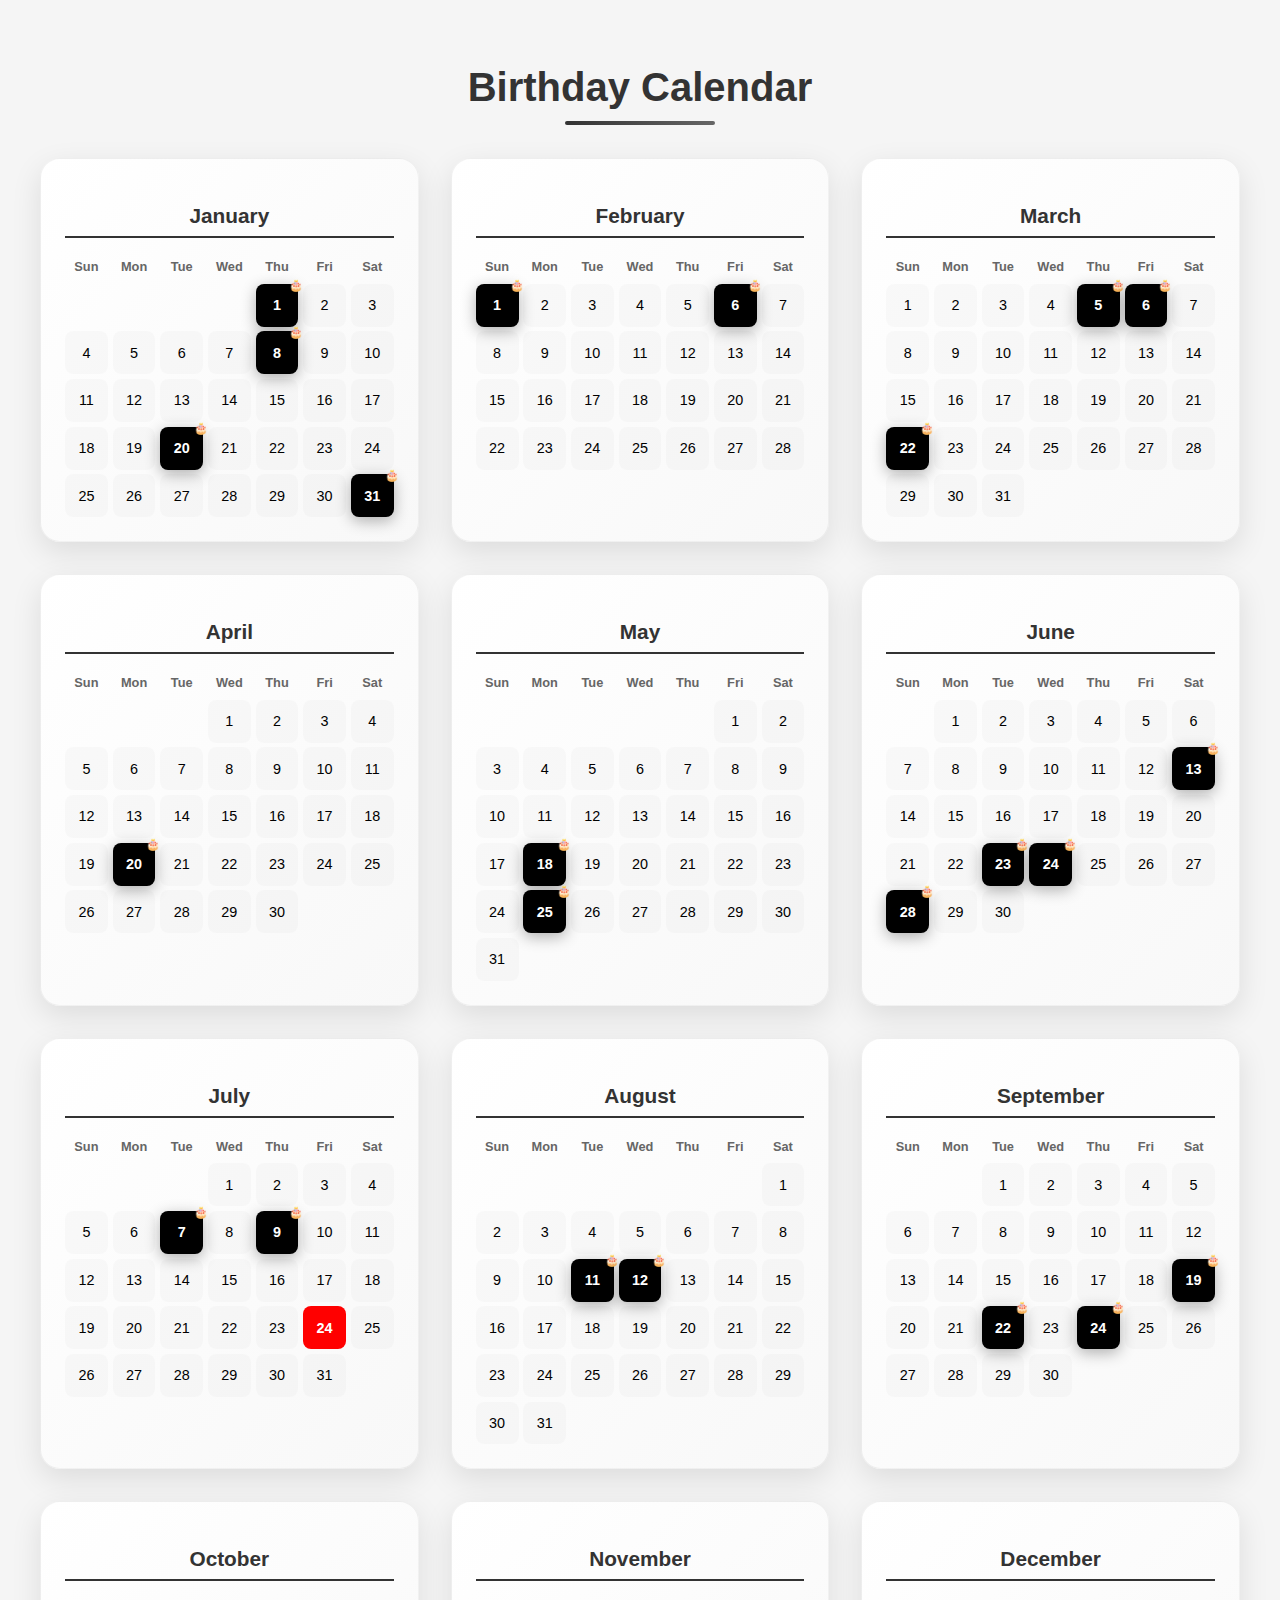
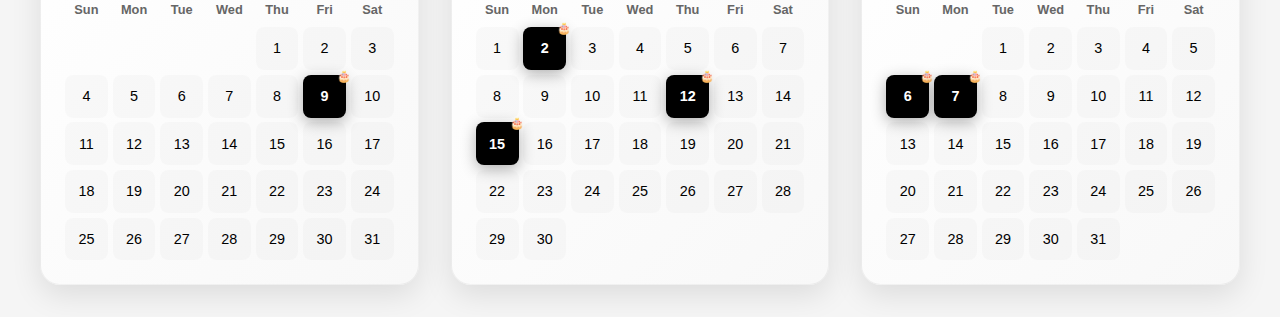
<file: birthdays.html>
<!DOCTYPE html>
<html lang="en">
  <head>
    <meta charset="UTF-8" />
    <meta name="viewport" content="width=device-width, initial-scale=1.0" />
    <title>Birthday Calendar</title>
    <style>
      body {
        font-family: Arial, sans-serif;
        margin: 0;
        padding: 0;
        background-color: #f5f5f5;
      }

      .birthday-cards {
        display: flex;
        gap: 2rem;
        justify-content: center;
        flex-wrap: wrap;
      }

      .birthday-card {
        background: linear-gradient(135deg, #ffffff 0%, #f5f5f5 100%);
        border: 2px solid #333;
        border-radius: 15px;
        padding: 1.5rem;
        cursor: pointer;
        transition: all 0.3s ease;
        display: flex;
        align-items: center;
        gap: 1rem;
        animation: slideInUp 0.6s ease both;
        position: relative;
        overflow: hidden;
      }

      .birthday-card::before {
        content: "";
        position: absolute;
        top: 0;
        left: -100%;
        width: 100%;
        height: 100%;
        background: linear-gradient(
          90deg,
          transparent,
          rgba(0, 0, 0, 0.1),
          transparent
        );
        transition: left 0.5s;
      }

      .birthday-card:hover::before {
        left: 100%;
      }

      .birthday-card:hover {
        transform: translateY(-10px) scale(1.05);
        box-shadow: 0 15px 40px rgba(0, 0, 0, 0.2);
        border-color: #000;
      }

      .birthday-avatar {
        font-size: 3rem;
        animation: bounce 2s infinite;
      }

      .birthday-info h3 {
        margin-bottom: 0.5rem;
        color: #333;
      }

      .birthday-info p {
        color: #666;
        font-style: italic;
      }

      /* Birthday Calendar */
      .calendar-container {
        padding: 2rem;
        max-width: 1200px;
        margin: 0 auto;
      }

      .calendar-container h2 {
        text-align: center;
        margin-bottom: 3rem;
        color: #333;
        font-size: 2.5rem;
        position: relative;
      }

      .calendar-container h2::after {
        content: "";
        position: absolute;
        bottom: -15px;
        left: 50%;
        transform: translateX(-50%);
        width: 150px;
        height: 4px;
        background: linear-gradient(90deg, #333, #666);
        border-radius: 2px;
      }

      .calendar-grid {
        display: grid;
        grid-template-columns: repeat(auto-fit, minmax(300px, 1fr));
        gap: 2rem;
      }

      .calendar-month {
        background: linear-gradient(135deg, #ffffff 0%, #f8f8f8 100%);
        border-radius: 20px;
        padding: 1.5rem;
        box-shadow: 0 10px 30px rgba(0, 0, 0, 0.1);
        border: 1px solid rgba(0, 0, 0, 0.05);
        transition: all 0.3s ease;
      }

      .calendar-month:hover {
        transform: translateY(-5px);
        box-shadow: 0 20px 40px rgba(0, 0, 0, 0.15);
      }

      .calendar-month h3 {
        text-align: center;
        margin-bottom: 1rem;
        color: #333;
        font-size: 1.3rem;
        padding-bottom: 0.5rem;
        border-bottom: 2px solid #333;
      }

      .days-grid {
        display: grid;
        grid-template-columns: repeat(7, 1fr);
        gap: 0.3rem;
      }

      .calendar-day {
        aspect-ratio: 1;
        display: flex;
        align-items: center;
        justify-content: center;
        border-radius: 8px;
        cursor: pointer;
        transition: all 0.3s ease;
        font-size: 0.9rem;
        font-weight: 500;
        position: relative;
        background: rgba(0, 0, 0, 0.02);
      }

      .calendar-day:hover {
        background: rgba(0, 0, 0, 0.1);
        transform: scale(1.1);
      }

      .calendar-day.current-day {
        background: red;
        color: white;
        font-weight: bold;
        box-shadow: black;
      }

      .calendar-day.has-birthday {
        background: black;
        color: white;
        font-weight: bold;
        animation: pulse 2s infinite;
        box-shadow: 0 4px 15px rgba(0, 0, 0, 0.3);
      }

      .calendar-day.has-birthday:hover {
        background: black;
        transform: scale(1.2);
        box-shadow: 0 8px 25px rgba(0, 0, 0, 0.4);
      }

      .calendar-day.has-birthday::after {
        content: "🎂";
        position: absolute;
        top: -5px;
        right: -5px;
        font-size: 0.7rem;
        animation: bounce 1s infinite;
      }

      /* Modal Styles */
      .modal {
        display: none;
        position: fixed;
        z-index: 1000;
        left: 0;
        top: 0;
        width: 100%;
        height: 100%;
        background-color: rgba(0, 0, 0, 0.5);
        opacity: 0;
        transition: opacity 0.3s ease;
      }

      .modal.show {
        opacity: 1;
      }

      .modal-content {
        background-color: white;
        margin: 5% auto;
        padding: 20px;
        border-radius: 10px;
        width: 90%;
        max-width: 600px;
        max-height: 80vh;
        overflow-y: auto;
        position: relative;
        transform: translateY(-50px);
        transition: transform 0.3s ease;
      }

      .modal.show .modal-content {
        transform: translateY(0);
      }

      .close {
        color: #aaa;
        float: right;
        font-size: 28px;
        font-weight: bold;
        cursor: pointer;
        position: absolute;
        right: 15px;
        top: 10px;
      }

      .close:hover,
      .close:focus {
        color: #000;
      }

      .modal-member {
        display: flex;
        gap: 15px;
        align-items: center;
        margin-bottom: 15px;
        padding: 15px;
        background: #f9f9f9;
        border-radius: 10px;
      }

      .modal-avatar {
        flex-shrink: 0;
      }

      .modal-avatar img {
        width: 80px;
        height: 80px;
        object-fit: cover;
        border: 3px solid #333;
      }

      .modal-member h3 {
        margin: 0;
        color: #333;
      }

      .modal-member p {
        margin: 5px 0 0 0;
        color: #666;
        font-style: italic;
      }

      /* Animations */
      @keyframes slideInUp {
        from {
          transform: translateY(30px);
          opacity: 0;
        }
        to {
          transform: translateY(0);
          opacity: 1;
        }
      }

      @keyframes bounce {
        0%,
        20%,
        50%,
        80%,
        100% {
          transform: translateY(0);
        }
        40% {
          transform: translateY(-10px);
        }
        60% {
          transform: translateY(-5px);
        }
      }

      @keyframes pulse {
        0% {
          box-shadow: 0 4px 15px rgba(0, 0, 0, 0.3);
        }
        50% {
          box-shadow: 0 4px 25px rgba(0, 0, 0, 0.5);
        }
        100% {
          box-shadow: 0 4px 15px rgba(0, 0, 0, 0.3);
        }
      }
    </style>
  </head>
  <body>
    <!-- Birthdays Page -->
    <div id="birthdays" class="tab-content">
      <div class="calendar-container">
        <h2>Birthday Calendar</h2>
        <div id="calendar-grid" class="calendar-grid"></div>
      </div>
    </div>

    <!-- Modal for birthday details -->
    <div id="member-modal" class="modal">
      <div class="modal-content">
        <span class="close" onclick="closeModal()">&times;</span>
        <div id="modal-body"></div>
      </div>
    </div>
    <script src="data.js"></script>
    <script>
      // Calculate age function
      function calculateAge(birthDate) {
        const birth = new Date(birthDate);
        const today = new Date();
        let age = today.getFullYear() - birth.getFullYear();
        const monthDiff = today.getMonth() - birth.getMonth();

        if (
          monthDiff < 0 ||
          (monthDiff === 0 && today.getDate() < birth.getDate())
        ) {
          age--;
        }

        return age;
      }

      // Close modal function
      function closeModal() {
        const modal = document.getElementById("member-modal");
        modal.classList.remove("show");
        setTimeout(() => {
          modal.style.display = "none";
        }, 300);
      }

      // Close modal when clicking outside
      window.onclick = function (event) {
        const modal = document.getElementById("member-modal");
        if (event.target === modal) {
          closeModal();
        }
      };

      // Render birthday calendar
      function renderBirthdayCalendar() {
        const container = document.getElementById("calendar-grid");
        container.innerHTML = "";

        // Create calendar for current year
        const currentYear = new Date().getFullYear();
        const today = new Date();
        const currentMonth = today.getMonth();
        const currentDay = today.getDate();

        const months = [
          "January",
          "February",
          "March",
          "April",
          "May",
          "June",
          "July",
          "August",
          "September",
          "October",
          "November",
          "December",
        ];

        months.forEach((month, monthIndex) => {
          const monthContainer = document.createElement("div");
          monthContainer.className = "calendar-month";

          const monthHeader = document.createElement("h3");
          monthHeader.textContent = month;
          monthContainer.appendChild(monthHeader);

          const daysGrid = document.createElement("div");
          daysGrid.className = "days-grid";

          // Add day headers
          const dayHeaders = ["Sun", "Mon", "Tue", "Wed", "Thu", "Fri", "Sat"];
          dayHeaders.forEach((header) => {
            const headerElement = document.createElement("div");
            headerElement.textContent = header;
            headerElement.style.fontWeight = "bold";
            headerElement.style.fontSize = "0.8rem";
            headerElement.style.color = "#666";
            headerElement.style.textAlign = "center";
            headerElement.style.padding = "5px";
            daysGrid.appendChild(headerElement);
          });

          const daysInMonth = new Date(
            currentYear,
            monthIndex + 1,
            0
          ).getDate();
          const firstDayOfMonth = new Date(currentYear, monthIndex, 1).getDay();

          // Add empty cells for days before the first day of the month
          for (let i = 0; i < firstDayOfMonth; i++) {
            const emptyDay = document.createElement("div");
            emptyDay.className = "calendar-day";
            emptyDay.style.visibility = "hidden";
            daysGrid.appendChild(emptyDay);
          }

          for (let day = 1; day <= daysInMonth; day++) {
            const dayElement = document.createElement("div");
            dayElement.className = "calendar-day";
            dayElement.textContent = day;

            // Check if this is today's date
            if (monthIndex === currentMonth && day === currentDay) {
              dayElement.classList.add("current-day");
            }

            // Check for birthdays on this date
            const birthdaysOnDate = familyData.family.filter((member) => {
              const birthDate = new Date(member.birthDate);
              return (
                birthDate.getMonth() === monthIndex &&
                birthDate.getDate() === day
              );
            });

            if (birthdaysOnDate.length > 0) {
              dayElement.classList.add("has-birthday");
              dayElement.onclick = () =>
                showBirthdayDetails(birthdaysOnDate, `${month} ${day}`);
            }

            daysGrid.appendChild(dayElement);
          }

          monthContainer.appendChild(daysGrid);
          container.appendChild(monthContainer);
        });
      }

      // Show birthday details
      function showBirthdayDetails(members, date) {
        const modal = document.getElementById("member-modal");
        const modalBody = document.getElementById("modal-body");

        let content = `<h2>Birthdays on ${date}</h2>`;
        const today = new Date();

        members.forEach((member) => {
          let ageText = "";

          if (member.deathDate) {
            const deathAge = calculateAge(member.birthDate, member.deathDate);
            ageText = `Lived to age ${deathAge}`;
          } else {
            const birthDate = new Date(member.birthDate);
            const birthdayThisYear = new Date(
              today.getFullYear(),
              birthDate.getMonth(),
              birthDate.getDate()
            );

            const currentAge = calculateAge(member.birthDate);

            if (birthdayThisYear < today) {
              // Birthday has already passed this year
              ageText = `Age ${currentAge + 1} next year`;
            } else if (birthdayThisYear.getTime() === today.getTime()) {
              // Birthday is today
              ageText = `Turns ${currentAge + 1} today! 🎉`;
            } else {
              // Birthday is upcoming
              ageText = `Will turn ${currentAge + 1}`;
            }
          }

          content += `
            <div class="modal-member">
              <div class="modal-avatar">
                <img src="${member.avatar}" alt="${member.name}">
              </div>
              <div>
                <h3>${member.name}</h3>
                <p>${ageText}</p>
              </div>
            </div>
          `;
        });

        modalBody.innerHTML = content;
        modal.style.display = "block";
        setTimeout(() => {
          modal.classList.add("show");
        }, 10);
      }

      // Initialize calendar when page loads
      document.addEventListener("DOMContentLoaded", function () {
        renderBirthdayCalendar();
      });
    </script>
  </body>
</html>
</file>
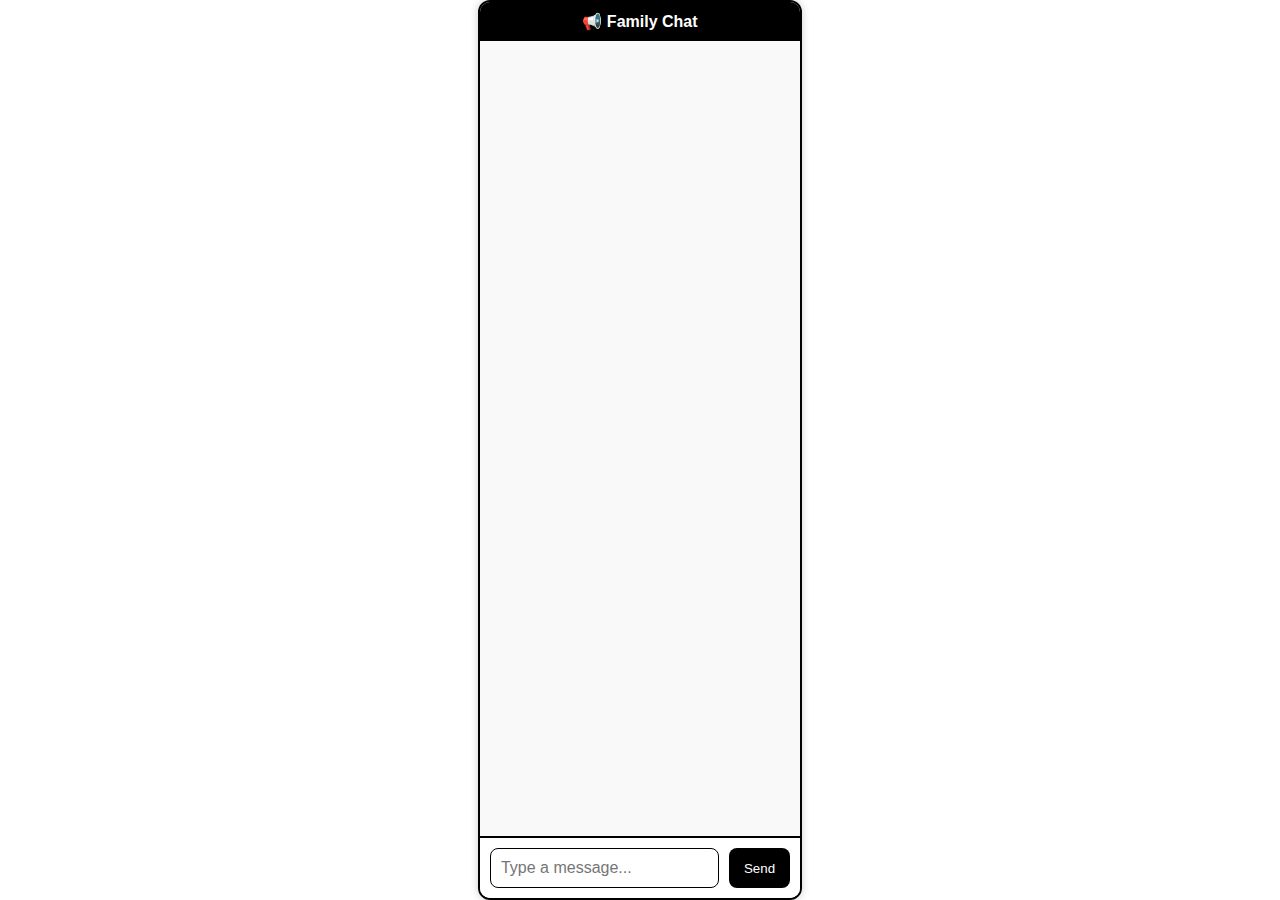
<file: chat.html>
<!DOCTYPE html>
<html lang="en">
<head>
  <meta charset="UTF-8" />
  <meta name="viewport" content="width=device-width, initial-scale=1.0"/>
  <title>Family Chat</title>
  <style>
    body {
      font-family: 'Segoe UI', Calibri, sans-serif;
      background-color: #fff;
      margin: 0;
      padding: 0;
      color: #000;
      display: flex;
      flex-direction: column;
      height: 100vh;
    }

    .chat-container {
      flex: 1;
      display: flex;
      flex-direction: column;
      max-width: 600px;
      margin: 0 auto;
      border: 2px solid #000;
      border-radius: 12px;
      overflow: hidden;
      box-shadow: 0 0 8px rgba(0,0,0,0.2);
    }

    .chat-header {
      padding: 10px 15px;
      background-color: #000;
      color: #fff;
      font-weight: bold;
      text-align: center;
    }

    .chat-messages {
      flex: 1;
      padding: 15px;
      overflow-y: auto;
      background-color: #f9f9f9;
    }

    .chat-input {
      display: flex;
      padding: 10px;
      border-top: 2px solid #000;
      background: #fff;
    }

    .chat-input input {
      flex: 1;
      padding: 10px;
      border: 1px solid #000;
      border-radius: 8px;
      outline: none;
      font-size: 16px;
    }

    .chat-input button {
      padding: 10px 15px;
      margin-left: 10px;
      background-color: #000;
      color: #fff;
      border: none;
      border-radius: 8px;
      cursor: pointer;
    }

    .message {
      margin-bottom: 12px;
      word-wrap: break-word;
    }

    .message strong {
      display: block;
      font-weight: bold;
    }

    @media (max-width: 600px) {
      .chat-container {
        margin: 10px;
        width: calc(100% - 20px);
      }

      .chat-input input {
        font-size: 14px;
      }

      .chat-input button {
        font-size: 14px;
      }
    }
  </style>
</head>
<body>
  <div class="chat-container">
    <div class="chat-header">📢 Family Chat</div>
    <div class="chat-messages" id="chatMessages"></div>
    <div class="chat-input">
      <input type="text" id="messageInput" placeholder="Type a message..." />
      <button onclick="sendMessage()">Send</button>
    </div>
  </div>

  <script>
    const messagesBox = document.getElementById("chatMessages");
    const messageInput = document.getElementById("messageInput");

    // Detect device name
    const deviceName = navigator.userAgent.includes("Android")
      ? "Android User"
      : navigator.userAgent.includes("iPhone")
      ? "iPhone User"
      : "Web User";

    // Load old messages from localStorage
    function loadMessages() {
      const saved = localStorage.getItem("familyChatMessages");
      if (saved) {
        messagesBox.innerHTML = saved;
        messagesBox.scrollTop = messagesBox.scrollHeight;
      }
    }

    // Save messages to localStorage
    function saveMessages() {
      localStorage.setItem("familyChatMessages", messagesBox.innerHTML);
    }

    // Send message
    function sendMessage() {
      const msg = messageInput.value.trim();
      if (!msg) return;

      const div = document.createElement("div");
      div.classList.add("message");
      div.innerHTML = `<strong>${deviceName}:</strong> ${msg}`;
      messagesBox.appendChild(div);
      messagesBox.scrollTop = messagesBox.scrollHeight;

      messageInput.value = "";
      saveMessages();
    }

    // Enter key shortcut
    messageInput.addEventListener("keydown", (e) => {
      if (e.key === "Enter") sendMessage();
    });

    // Init
    loadMessages();
  </script>
</body>
</html>
</file>
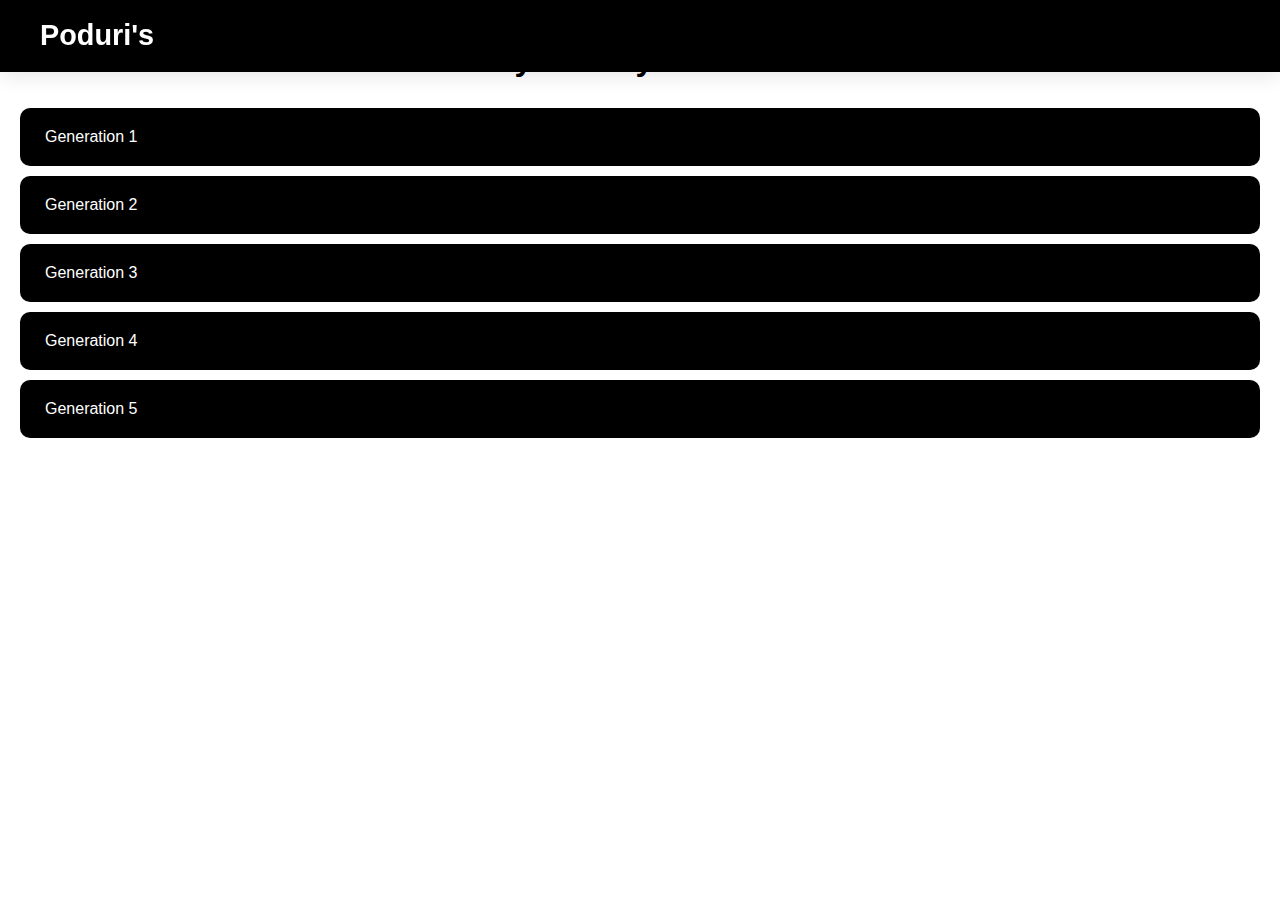
<file: families.html>
<!DOCTYPE html>
<html lang="en">
  <head>
    <meta charset="UTF-8" />
    <title>Family Tree - Generations</title>
    <meta name="viewport" content="width=device-width, initial-scale=1.0" />
    <style>
      body {
        font-family: Arial, sans-serif;
        background: #fff;
        margin: 0;
        padding: 20px;
        color: #000;
      }

      h1 {
        text-align: center;
        margin-bottom: 30px;
      }

      .generation-bar {
        background: #000;
        color: #fff;
        padding: 20px 25px;
        margin-bottom: 10px;
        border-radius: 10px;
        cursor: pointer;
      }

      .members-container {
        display: none;
        margin-bottom: 20px;
        padding-left: 15px;
        border-left: 2px solid #000;
      }

      .member-box {
        background: #f9f9f9;
        border-radius: 12px;
        padding: 12px 16px;
        margin: 8px 0;
        cursor: pointer;
        transition: background 0.3s;
      }

      .member-box:hover {
        background: #eaeaea;
      }

      .children-container {
        margin-left: 20px;
        margin-top: 10px;
        padding-left: 15px;
        border-left: 1px dashed #000;
      }

      @media (max-width: 600px) {
        h1 {
          font-size: 20px;
        }
      }
      /* Navigation */
      .navbar {
        background: black;
        box-shadow: 0 4px 20px rgba(0, 0, 0, 0.1);
        position: fixed;
        top: 0;
        left: 0;
        right: 0;
        z-index: 1000;
        margin-bottom: 40px;
      }

      .nav-container {
        max-width: 1200px;
        margin: 0 auto;
        display: flex;
        justify-content: space-between;
        padding: 0 2rem;
        margin-bottom: -10px;
      }

      .nav-logo {
        color: white;
        font-size: 1.8rem;
        font-weight: bold;
        text-shadow: 2px 2px 4px rgba(0, 0, 0, 0.3);
      }

      .nav-menu {
        display: flex;
        gap: 1rem;
      }

      .nav-btn {
        background: transparent;
        border: 2px solid rgba(255, 255, 255, 0.3);
        color: white;
        padding: 0.8rem 1.5rem;
        border-radius: 25px;
        cursor: pointer;
        font-size: 1rem;
        transition: all 0.3s ease;
        position: relative;
        overflow: hidden;
      }

      .nav-btn::before {
        content: "";
        position: absolute;
        top: 0;
        left: -100%;
        width: 100%;
        height: 100%;
        background: linear-gradient(
          90deg,
          transparent,
          rgba(255, 255, 255, 0.2),
          transparent
        );
        transition: left 0.5s;
      }

      .nav-btn:hover::before {
        left: 100%;
      }

      .nav-btn:hover {
        border-color: white;
        box-shadow: 0 0 20px rgba(255, 255, 255, 0.3);
        transform: translateY(-2px);
      }

      .nav-btn.active {
        background: white;
        color: #333;
        border-color: white;
        box-shadow: 0 4px 15px rgba(255, 255, 255, 0.3);
      }
      a {
        color: white;
        text-decoration: none;
      }
    </style>
  </head>
  <body>
    <nav class="navbar">
      <div class="nav-container">
        <center><h1 class="nav-logo">Poduri's</h1></center>
      </div>
    </nav>
    <h1>Family Tree by Generations</h1>
    <div id="family-tree"></div>
    <script src="data.js"></script>
    <script>
      const treeContainer = document.getElementById("family-tree");

      const generations = {};
      familyData.family.forEach((member) => {
        if (!generations[member.generation])
          generations[member.generation] = [];
        generations[member.generation].push(member);
      });

      const sortedGenerations = Object.keys(generations).sort((a, b) => a - b);

      sortedGenerations.forEach((gen) => {
        const bar = document.createElement("div");
        bar.className = "generation-bar";
        bar.textContent = `Generation ${gen}`;
        treeContainer.appendChild(bar);

        const memberDiv = document.createElement("div");
        memberDiv.className = "members-container";

        const processed = new Set();

        generations[gen].forEach((member) => {
          if (processed.has(member.id)) return;

          const spouse = member.spouseId
            ? familyData.family.find((m) => m.id === member.spouseId)
            : null;

          let boxText = "";

          if (spouse && !processed.has(spouse.id)) {
            const [first, second] =
              member.gender === "male" ? [member, spouse] : [spouse, member];

            boxText = `${first.name} ${getLifeStatus(first)}, ${
              second.name
            } ${getLifeStatus(second)}`;
            processed.add(first.id);
            processed.add(second.id);
          } else {
            boxText = `${member.name} ${getLifeStatus(member)}`;
            processed.add(member.id);
          }

          const box = document.createElement("div");
          box.className = "member-box";
          box.textContent = boxText;

          box.addEventListener("click", (e) => {
            e.stopPropagation();
            if (box.querySelector(".children-container")) {
              const cc = box.querySelector(".children-container");
              cc.style.display = cc.style.display === "none" ? "block" : "none";
              return;
            }

            const children = familyData.family.filter(
              (m) => m.parentId === member.id
            );
            if (children.length > 0) {
              const cc = document.createElement("div");
              cc.className = "children-container";
              children.forEach((child) => {
                const childText = `${child.name} ${getLifeStatus(child)}`;
                const childBox = document.createElement("div");
                childBox.className = "member-box";
                childBox.textContent = childText;
                cc.appendChild(childBox);
              });
              box.appendChild(cc);
            }
          });

          memberDiv.appendChild(box);
        });

        bar.addEventListener("click", () => {
          memberDiv.style.display =
            memberDiv.style.display === "none" ? "block" : "none";
        });

        treeContainer.appendChild(memberDiv);
      });

      function getLifeStatus(member) {
        if (member.deathDate) return "(Died)";
        if (!member.birthDate) return "(Unknown)";
        const age =
          new Date().getFullYear() - new Date(member.birthDate).getFullYear();
        return `(${age} Years)`;
      }
    </script>
  </body>
</html>
</file>
<file: style.css>
* {
  margin: 0;
  padding: 0;
  box-sizing: border-box;
}

body {
  font-family: "Arial", sans-serif;
  background: linear-gradient(135deg, #f5f5f5 0%, #e8e8e8 100%);
  color: #333;
  overflow-x: hidden;
  background-color: black;
  user-select: none;
  -webkit-user-select: none;
  -moz-user-select: none;
  -ms-user-select: none;
}

a {
  color: white;
  text-decoration: none;
}

/* Navigation */
.navbar {
  background: black;
  box-shadow: 0 4px 20px rgba(0, 0, 0, 0.1);
  position: fixed;
  top: 0;
  left: 0;
  right: 0;
  z-index: 1000;
  padding: 5px;
}

.nav-container {
  max-width: 1200px;
  margin: 0 auto;
  display: flex;
  justify-content: space-between;
  align-items: center;
  padding: 0 2rem;
}

.nav-logo {
  color: white;
  font-size: 1.8rem;
  font-weight: bold;
  text-shadow: 2px 2px 4px rgba(0, 0, 0, 0.3);
}

/* Button Grid Section */
.button-grid {
  display: flex;
  justify-content: center;
  gap: 20px;
  margin: 30px auto;
  flex-wrap: wrap;
  padding: 0 10px;
}

.grid-btn-container {
  position: relative;
  display: flex;
  flex-direction: column;
  align-items: center;
  padding: 0;
  background: linear-gradient(145deg, #f0f0f0, #ffffff);
  border-radius: 12px;
  box-shadow: 0 4px 8px rgba(0, 0, 0, 0.1);
  cursor: pointer;
  transition: all 0.3s ease;
  text-decoration: none;
  overflow: hidden;

  width: 140px;
  height: 140px;
}

.grid-btn-container:hover {
  transform: translateY(-2px);
  box-shadow: 0 6px 12px rgba(0, 0, 0, 0.15);
}

.grid-btn-container:hover .btn-label {
  opacity: 1;
  transform: translateY(0);
}

.btn-link {
  display: flex;
  flex-direction: column;
  align-items: center;
  text-decoration: none;
  color: inherit;
  width: 100%;
  height: 100%;
  position: relative;
}

.btn-icon {
  width: 100%;
  height: 100%;
  object-fit: cover;
  border-radius: 12px;
  transition: all 0.3s ease;
}

.grid-btn-container:hover .btn-icon {
  transform: scale(1.05);
  filter: brightness(0.8);
}

.btn-label {
  position: absolute;
  bottom: 0;
  left: 0;
  right: 0;
  background: linear-gradient(
    to top,
    rgba(0, 0, 0, 0.8),
    rgba(0, 0, 0, 0.4),
    transparent
  );
  color: white;
  font-size: 14px;
  font-weight: 600;
  text-align: center;
  padding: 15px 10px 10px 10px;
  line-height: 1.2;
  opacity: 0;
  transform: translateY(10px);
  transition: all 0.3s ease;
  text-shadow: 0 1px 3px rgba(0, 0, 0, 0.7);
}

.notification-dot {
  position: absolute;
  top: 8px;
  right: 8px;
  width: 12px;
  height: 12px;
  background-color: #ff4444;
  border-radius: 50%;
  border: 2px solid white;
  z-index: 10;
  box-shadow: 0 2px 4px rgba(0, 0, 0, 0.3);
  animation: pulse 2s infinite;
}

@keyframes pulse {
  0% {
    transform: scale(1);
  }
  50% {
    transform: scale(1.1);
  }
  100% {
    transform: scale(1);
  }
}

/* 📱 Responsive fix: Show 2 buttons per row on smaller screens */
@media screen and (max-width: 600px) {
  .grid-btn-container {
    width: 40vw;
    height: 40vw;
  }
}

/* Tree Controls */
.tree-controls {
  display: flex;
  justify-content: center;
  gap: 1rem;
  margin: 2rem;
}

.control-btn {
  background: black;
  color: white;
  border: none;
  padding: 0.8rem 1.5rem;
  border-radius: 25px;
  cursor: pointer;
  font-size: 1rem;
  transition: all 0.3s ease;
  box-shadow: 0 4px 15px rgba(0, 0, 0, 0.2);
}

.control-btn:hover {
  transform: translateY(-3px);
  box-shadow: 0 8px 25px rgba(0, 0, 0, 0.3);
}

/* Family Tree */
.tree-container {
  position: relative;
  height: 600px;
  overflow: hidden;
  cursor: grab;
  background-size: 20px 20px;
  background-position: 0 0, 0 10px, 10px -10px, -10px 0px;
  border-radius: 20px;
  margin: 2rem;
  box-shadow: inset 0 0 50px rgba(0, 0, 0, 0.1);
  touch-action: none;
}

.tree-container:active {
  cursor: grabbing;
}

.tree-container.dragging {
  cursor: grabbing;
}

.tree-members {
  position: absolute;
  top: 0;
  left: 0;
  transition: transform 0.3s ease;
}

.tree-svg {
  position: absolute;
  top: 0;
  left: 0;
  pointer-events: none;
  transition: transform 0.3s ease;
}

.member-card {
  position: absolute;
  background: linear-gradient(135deg, #ffffff 0%, #f8f8f8 100%);
  border: 2px solid #333;
  border-radius: 15px;
  padding: 1rem;
  width: 160px;
  text-align: center;
  cursor: pointer;
  transition: all 0.3s ease;
  box-shadow: 0 5px 20px rgba(0, 0, 0, 0.1);
  transform-origin: center;
  touch-action: manipulation;
  -webkit-user-select: none;
  user-select: none;
  z-index: 10;
}

.member-card:hover {
  transform: scale(1.1) translateY(-10px);
  box-shadow: 0 15px 40px rgba(0, 0, 0, 0.2);
  border-color: #000;
  z-index: 100;
}

.member-avatar {
  font-size: 2.5rem;
  margin-bottom: 0.5rem;
  animation: float 3s ease-in-out infinite;
  width: 60px;
  height: 60px;
  border-radius: 50%;
  display: flex;
  align-items: center;
  justify-content: center;
  margin: 0 auto 0.5rem auto;
  background: #f0f0f0;
  overflow: hidden;
  border: 2px solid #ddd;
}

.member-avatar img {
  width: 100%;
  height: 100%;
  object-fit: cover;
  border-radius: 50%;
}

.member-name {
  font-weight: bold;
  color: #333;
  margin-bottom: 0.5rem;
  font-size: 0.9rem;
}

.member-info {
  color: #666;
  font-size: 0.8rem;
}

/* Connection Lines */
.connection-line {
  transition: all 0.3s ease;
}

.connection-line:hover {
  stroke-width: 4;
  stroke: #000;
}

.spouse-line {
  transition: all 0.3s ease;
}

.spouse-line:hover {
  stroke-width: 5;
  stroke: #000;
}

.modal {
  display: none;
  position: fixed;
  z-index: 2000;
  left: 0;
  top: 0;
  width: 100%;
  height: 100%;
  background-color: rgba(0, 0, 0, 0.5);
  backdrop-filter: blur(5px);
}

.modal.show {
  display: block;
  animation: fadeIn 0.3s ease;
}
@keyframes fadeIn {
  from {
    opacity: 0;
  }
  to {
    opacity: 1;
  }
}

@keyframes slideIn {
  from {
    transform: translateY(-50px);
    opacity: 0;
  }
  to {
    transform: translateY(0);
    opacity: 1;
  }
}

/* Fix member card interaction */
.member-card {
  position: absolute;
  background: linear-gradient(135deg, #ffffff 0%, #f8f8f8 100%);
  border: 2px solid #333;
  border-radius: 15px;
  padding: 1rem;
  width: 160px;
  text-align: center;
  cursor: pointer;
  transition: all 0.3s ease;
  box-shadow: 0 5px 20px rgba(0, 0, 0, 0.1);
  transform-origin: center;
  -webkit-user-select: none;
  user-select: none;
  z-index: 10;
  /* Remove touch-action to allow normal clicks */
}
.modal.show {
  opacity: 1;
}

.modal-content {
  background: linear-gradient(135deg, #ffffff 0%, #f8f8f8 100%);
  margin: 5% auto;
  padding: 2rem;
  border-radius: 20px;
  width: 90%;
  max-width: 500px;
  position: relative;
  box-shadow: 0 20px 60px rgba(0, 0, 0, 0.3);
  border: 2px solid #333;
  max-height: 80vh;
  overflow-y: auto;
  animation: slideIn 0.3s ease;
}

.close {
  color: black;
  float: right;
  font-size: 2rem;
  font-weight: bold;
  cursor: pointer;
  transition: all 0.3s ease;
  position: absolute;
  right: 1rem;
  top: 1rem;
  width: 40px;
  height: 40px;
  display: flex;
  align-items: center;
  justify-content: center;
  border-radius: 50%;
  background: rgba(0, 0, 0, 0.1);
  z-index: 1;
}

.close:hover {
  background: rgba(0, 0, 0, 0.2);
  transform: rotate(90deg);
}

/* Member Details Modal */
.member-details {
  text-align: center;
  padding: 1rem 0;
}

.member-avatar-large {
  font-size: 4rem;
  margin: 0 auto 1rem auto;
  width: 120px;
  height: 120px;
  border-radius: 50%;
  display: flex;
  align-items: center;
  justify-content: center;
  background: #f0f0f0;
  overflow: hidden;
  border: 3px solid #ddd;
  animation: bounce 1s ease-in-out;
}

.member-details h2 {
  color: #333;
  margin-bottom: 1rem;
  font-size: 1.8rem;
}

.member-details p {
  color: #666;
  margin-bottom: 0.8rem;
  font-size: 1rem;
  text-align: left;
}

.member-details p strong {
  color: #333;
  font-weight: 600;
}

/* Announcement Styles */
.announcement-item {
  background: white;
  border: 1px solid #ddd;
  border-radius: 10px;
  padding: 1.5rem;
  margin-bottom: 1rem;
  box-shadow: 0 2px 10px rgba(0, 0, 0, 0.1);
}

.announcement-item:last-child {
  margin-bottom: 0;
}

.announcement-item h3 {
  color: #333;
  margin-bottom: 1rem;
  font-size: 1.3rem;
  border-bottom: 2px solid #333;
  padding-bottom: 0.5rem;
}

.announcement-item p {
  color: #666;
  margin-bottom: 1rem;
  line-height: 1.5;
  text-align: left;
}

.announcement-item img {
  max-width: 100%;
  height: auto;
  margin-top: 10px;
  border-radius: 8px;
  box-shadow: 0 2px 8px rgba(0, 0, 0, 0.1);
}

.announcement-item small {
  color: #888;
  font-size: 0.85rem;
  font-style: italic;
}

/* Login Page Styles */
.login-container {
  display: flex;
  justify-content: center;
  align-items: center;
  min-height: 100vh;
  background: white;
}

.login-form {
  background: white;
  padding: 40px;
  border: 2px solid black;
  border-radius: 20px;
  width: 400px;
  max-width: 90vw;
}

.login-title {
  text-align: center;
  margin-bottom: 30px;
  font-size: 24px;
  font-weight: bold;
}

.form-group {
  margin-bottom: 20px;
}

.form-label {
  display: block;
  margin-bottom: 8px;
  font-weight: 500;
}

.username-search {
  width: 100%;
  padding: 12px;
  border: 2px solid black;
  border-radius: 12px;
  font-size: 16px;
  outline: none;
}

.username-dropdown {
  max-height: 150px;
  overflow-y: auto;
  border: 2px solid black;
  border-top: none;
  border-radius: 0 0 12px 12px;
  background: white;
  display: none;
  position: relative;
  z-index: 1000;
}

.username-option {
  padding: 12px;
  cursor: pointer;
  border-bottom: 1px solid #eee;
  transition: background-color 0.2s;
}

.username-option:hover {
  background: #f5f5f5;
}

.username-option:last-child {
  border-bottom: none;
}

.password-input {
  width: 100%;
  padding: 12px;
  border: 2px solid black;
  border-radius: 12px;
  font-size: 16px;
  outline: none;
}

.login-btn {
  width: 100%;
  padding: 14px;
  background: black;
  color: white;
  border: none;
  border-radius: 12px;
  font-size: 16px;
  font-weight: 500;
  cursor: pointer;
  transition: opacity 0.2s;
}

.login-btn:hover {
  opacity: 0.8;
}

.error-message {
  color: red;
  text-align: center;
  margin-top: 10px;
  font-size: 14px;
}

/* Animations */
@keyframes bounce {
  0%,
  20%,
  53%,
  80%,
  100% {
    transform: translateY(0);
  }
  40%,
  43% {
    transform: translateY(-10px);
  }
  70% {
    transform: translateY(-5px);
  }
  90% {
    transform: translateY(-3px);
  }
}

@keyframes float {
  0%,
  100% {
    transform: translateY(0px);
  }
  50% {
    transform: translateY(-10px);
  }
}

@keyframes slideInUp {
  from {
    opacity: 0;
    transform: translateY(30px);
  }
  to {
    opacity: 1;
    transform: translateY(0);
  }
}

/* Responsive Design */
@media (max-width: 768px) {
  .nav-container {
    flex-direction: column;
    gap: 1rem;
    padding: 1rem;
  }

  .button-grid {
    grid-template-columns: 1fr;
    margin-top: 140px;
  }

  .tree-container {
    height: 400px;
    margin: 1rem;
  }

  .tree-controls {
    margin: 1rem;
    flex-wrap: wrap;
  }

  .control-btn {
    padding: 0.6rem 1rem;
    font-size: 0.9rem;
  }

  .member-card {
    width: 140px;
    padding: 0.8rem;
  }

  .member-avatar {
    width: 50px;
    height: 50px;
    font-size: 2rem;
  }

  .member-name {
    font-size: 0.8rem;
  }

  .member-info {
    font-size: 0.7rem;
  }

  .member-avatar-large {
    width: 100px;
    height: 100px;
    font-size: 3rem;
  }

  .member-details h2 {
    font-size: 1.5rem;
  }

  .announcement-item {
    padding: 1rem;
  }

  .announcement-item h3 {
    font-size: 1.1rem;
  }
}

.notification-dot {
  position: absolute;
  top: 15px;
  right: 15px;
  width: 15px;
  height: 15px;
  background-color: #ff4444;
  border-radius: 50%;
  border: 2px solid white;
  z-index: 10;
  box-shadow: 0 2px 4px rgba(0, 0, 0, 0.3);
  animation: pulse 2s infinite;
}
</file>
